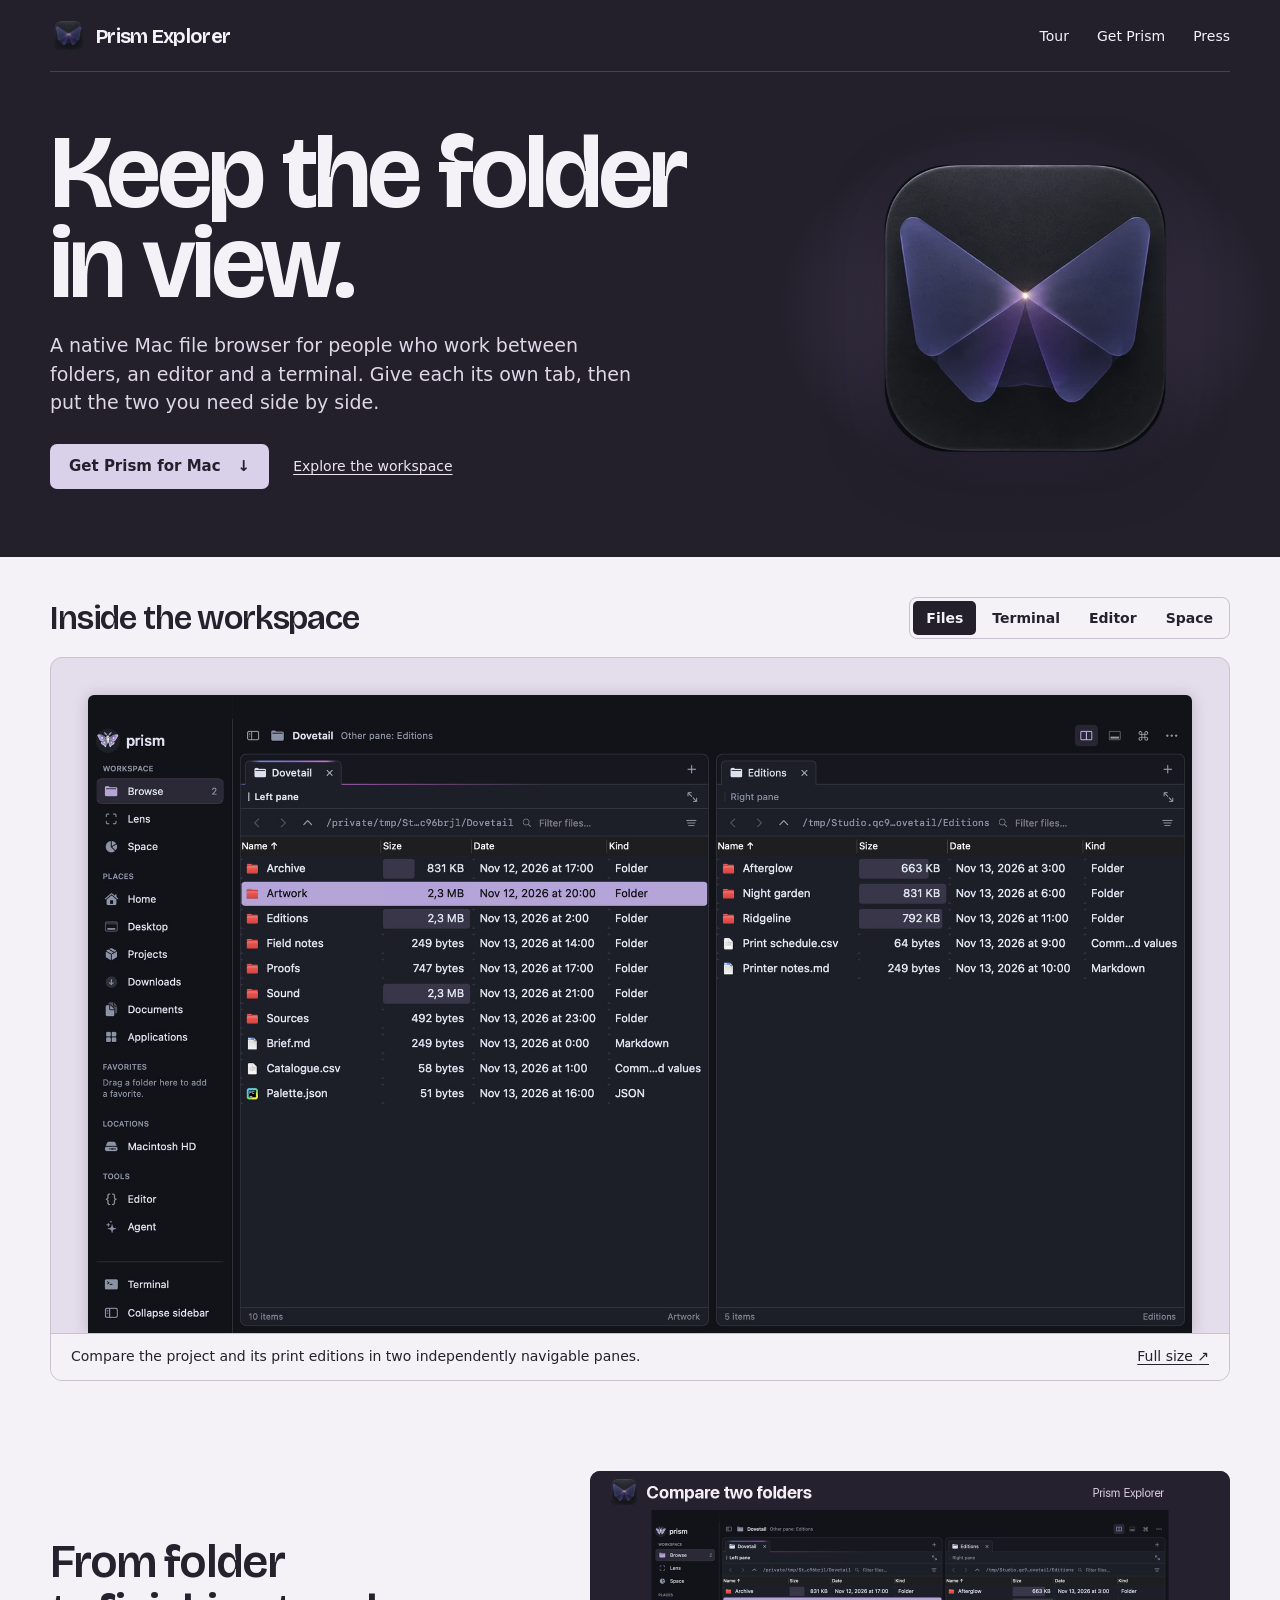
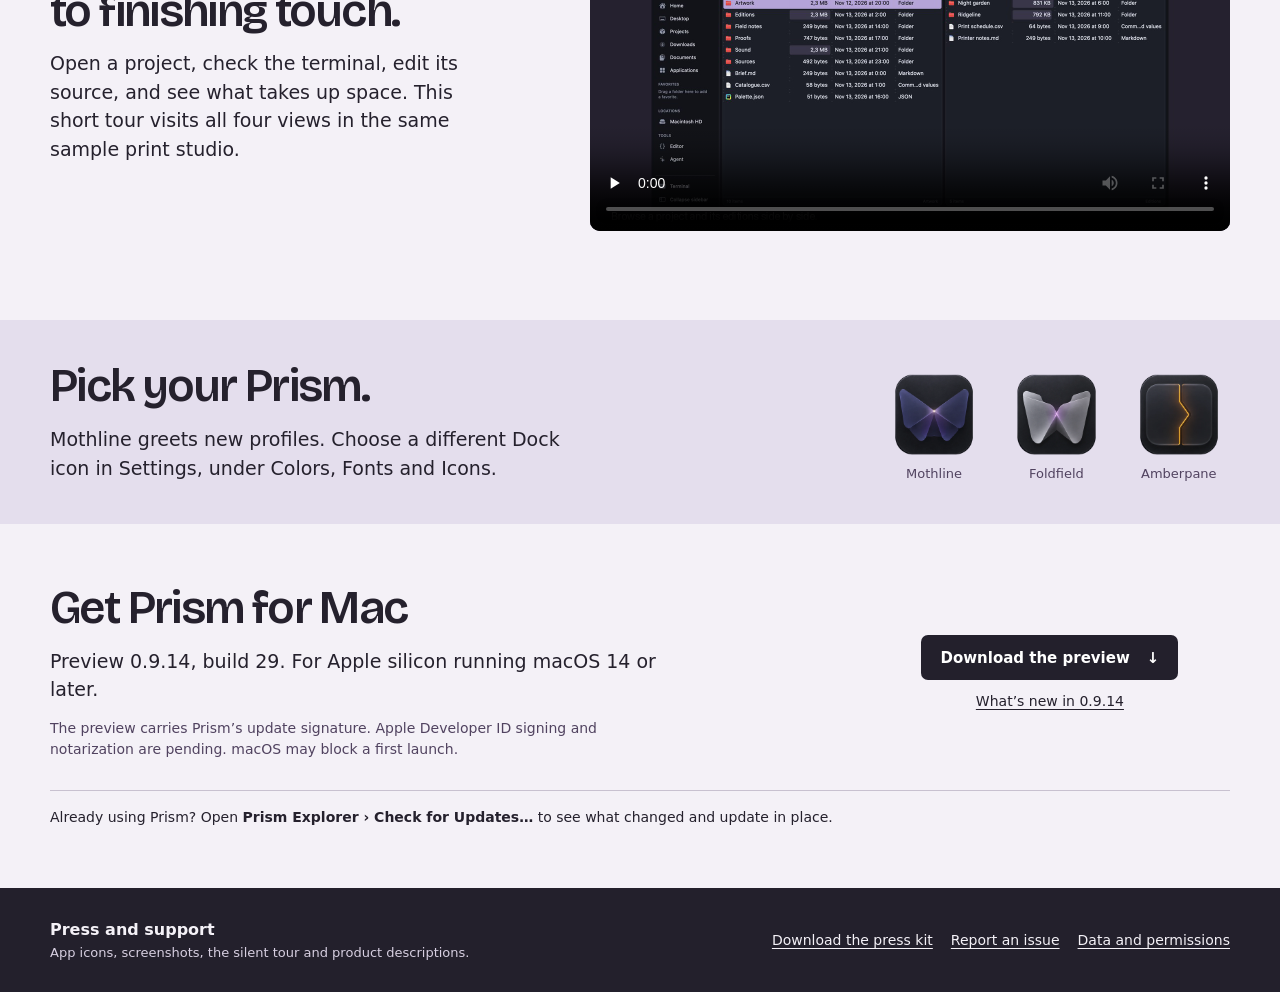
<file: index.html>
<!doctype html>
<html lang="en">
  <head>
    <meta charset="utf-8" />
    <meta name="viewport" content="width=device-width, initial-scale=1" />
    <title>Prism Explorer for Mac</title>
    <meta
      name="description"
      content="Compare folders, edit a file and open a terminal in the same native Mac workspace."
    />
    <meta property="og:title" content="Prism Explorer for Mac" />
    <meta property="og:description" content="Files, terminal and editor share a workspace." />
    <meta property="og:image" content="https://prism.rxdn.dev/media/prism-card.jpg" />
    <meta property="og:type" content="website" />
    <meta name="twitter:card" content="summary_large_image" />
    <meta name="theme-color" content="#23202c" />
    <link rel="canonical" href="https://prism.rxdn.dev/" />
    <link rel="icon" href="media/mothline.webp" />
    <link rel="stylesheet" href="site.css" />
    <link rel="preload" href="fonts/bricolage-latin.woff2" as="font" type="font/woff2" crossorigin />
    <script src="tour.js" defer></script>
  </head>
  <body>
    <a class="skip" href="#main">Skip to content</a>
    <header class="mast">
      <div class="shell">
        <a class="brand" href="./"
          ><img src="media/mothline.webp" width="40" height="40" alt="" />Prism Explorer</a
        >
        <nav aria-label="Main">
          <a href="#tour">Tour</a><a href="#download">Get Prism</a><a href="#press">Press</a>
        </nav>
      </div>
    </header>
    <main id="main">
      <section class="hero">
        <div class="shell hero-grid">
          <div class="hero-copy">
            <h1>Keep the folder<br />in view.</h1>
            <p>
              A native Mac file browser for people who work between folders, an editor and a terminal. Give each
              its own tab, then put the two you need side by side.
            </p>
            <div class="actions">
              <a class="primary" href="#download">Get Prism for Mac <span aria-hidden="true">↓</span></a
              ><a class="quiet" href="#tour">Explore the workspace</a>
            </div>
          </div>
          <figure class="hero-art">
            <img
              src="media/mothline.webp"
              width="416"
              height="416"
              alt="Mothline, a folded violet moth with a point of light at its center"
            />
          </figure>
        </div>
      </section>
      <section class="workspace shell" id="tour" aria-labelledby="tour-title">
        <div class="tour-head">
          <h2 id="tour-title">Inside the workspace</h2>
          <div class="tabs" aria-label="Choose a workspace view">
            <a href="media/browse.jpg" data-scene="browse" aria-current="true">Files</a
            ><a href="media/terminal.jpg" data-scene="terminal">Terminal</a>
            <a href="media/editor.jpg" data-scene="editor">Editor</a
            ><a href="media/space.jpg" data-scene="space">Space</a>
          </div>
        </div>
        <figure class="workspace-shot">
          <div class="detail-note"><span id="detail-title">Files, closer</span><span>Native Mac detail · tap for full view</span></div>
          <a id="shot-link" href="media/browse.jpg" aria-label="Open full-size Files screenshot"
            ><picture>
              <source id="shot-detail" media="(max-width: 600px)" srcset="media/browse-detail.jpg" width="542" height="816" />
              <img
              id="shot"
              src="media/browse.jpg"
              width="1600"
              height="925"
              alt="Two native Prism panes show the Dovetail project and its Editions folder."
          /></picture></a>
          <figcaption aria-live="polite">
            <span id="caption"
              >Compare the project and its print editions in two independently navigable panes.</span
            ><a id="full" href="media/browse.jpg">Full size <span aria-hidden="true">↗</span></a>
          </figcaption>
        </figure>
      </section>
      <section class="story shell" aria-labelledby="film-title">
        <div>
          <h2 id="film-title">From folder<br />to finishing touch.</h2>
          <p>
            Open a project, check the terminal, edit its source, and see what takes up space. This short tour
            visits all four views in the same sample print studio.
          </p>
        </div>
        <video
          controls
          playsinline
          preload="none"
          aria-label="Prism Explorer workspace tour"
          poster="media/film-poster.jpg"
          width="1280"
          height="720"
        >
          <source src="media/prism-tour.mp4" type="video/mp4" />
          <track kind="captions" src="media/tour.vtt" srclang="en" label="English" default />
        </video>
      </section>
      <section class="identity">
        <div class="shell identity-row">
          <div>
            <h2>Pick your Prism.</h2>
            <p>
              Mothline greets new profiles. Choose a different Dock icon in Settings, under Colors, Fonts and
              Icons.
            </p>
          </div>
          <div class="marks">
            <figure>
              <img src="media/mothline.webp" alt="" width="96" height="96" loading="lazy" />
              <figcaption>Mothline</figcaption>
            </figure>
            <figure>
              <img src="media/foldfield.webp" alt="" width="96" height="96" loading="lazy" />
              <figcaption>Foldfield</figcaption>
            </figure>
            <figure>
              <img src="media/amberpane.webp" alt="" width="96" height="96" loading="lazy" />
              <figcaption>Amberpane</figcaption>
            </figure>
          </div>
        </div>
      </section>
      <section class="download shell" id="download">
        <div>
          <h2>Get Prism for Mac</h2>
          <p>Preview 0.9.14, build 29. For Apple silicon running macOS 14 or later.</p>
          <p class="note">
            The preview carries Prism’s update signature. Apple Developer ID signing and notarization are pending.
            macOS may block a first launch.
          </p>
        </div>
        <div class="cta-stack">
          <a class="primary" href="updates/Prism-Explorer-0.9.14-29.zip" download
            >Download the preview <span aria-hidden="true">↓</span></a
          >
          <a href="updates/release-0.9.14.html">What’s new in 0.9.14</a>
        </div>
        <p class="already">
          Already using Prism? Open <strong>Prism Explorer › Check for Updates…</strong> to see what changed and
          update in place.
        </p>
      </section>
    </main>
    <footer id="press">
      <div class="shell">
        <div>
          <strong>Press and support</strong>
          <p>App icons, screenshots, the silent tour and product descriptions.</p>
        </div>
        <div class="footer-links">
          <a href="media/Prism-press-kit.zip" download>Download the press kit</a
          ><a href="https://github.com/rxdn-forge/prism-updates/issues">Report an issue</a
          ><a href="data.html">Data and permissions</a>
        </div>
      </div>
    </footer>
  </body>
</html>
</file>
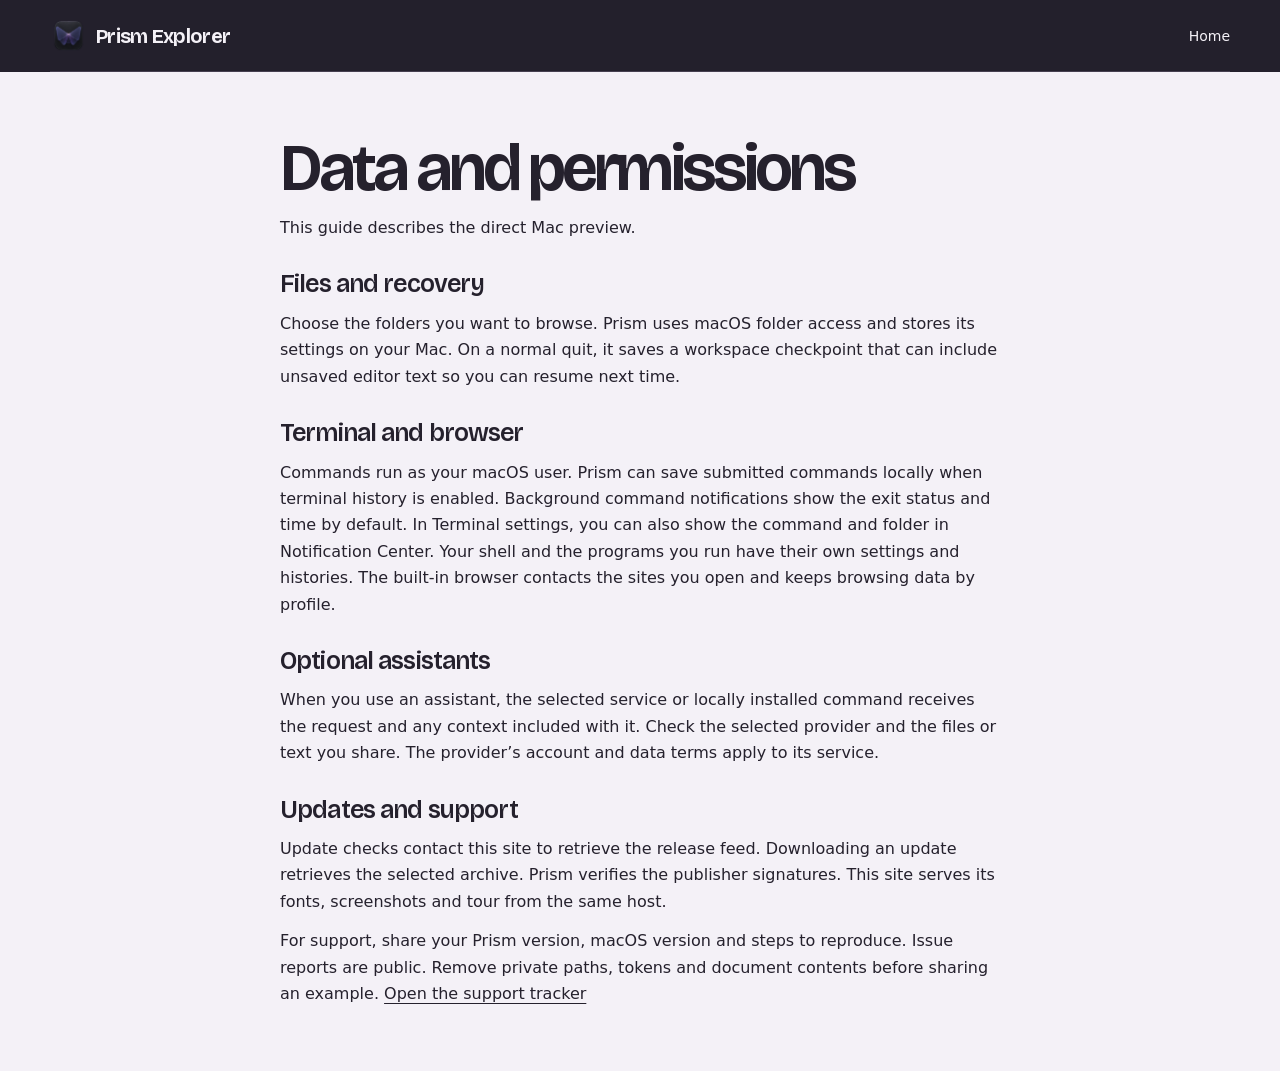
<file: data.html>
<!doctype html>
<html lang="en">
  <head>
    <meta charset="utf-8" />
    <meta name="viewport" content="width=device-width, initial-scale=1" />
    <title>Data and permissions · Prism Explorer</title>
    <link rel="stylesheet" href="site.css" />
    <link rel="icon" href="media/mothline.webp" />
  </head>
  <body>
    <header class="mast">
      <div class="shell">
        <a class="brand" href="./"
          ><img src="media/mothline.webp" width="40" height="40" alt="" />Prism Explorer</a
        >
        <nav><a href="./">Home</a></nav>
      </div>
    </header>
    <main class="shell text-page">
      <h1>Data and permissions</h1>
      <p>This guide describes the direct Mac preview.</p>
      <h2>Files and recovery</h2>
      <p>
        Choose the folders you want to browse. Prism uses macOS folder access and stores its settings on your Mac.
        On a normal quit, it saves a workspace checkpoint that can include unsaved editor text so you can resume
        next time.
      </p>
      <h2>Terminal and browser</h2>
      <p>
        Commands run as your macOS user. Prism can save submitted commands locally when terminal history is
        enabled. Background command notifications show the exit status and time by default. In Terminal settings, you can also show the command and folder in Notification Center. Your shell and the programs you run have their own settings and histories. The built-in browser
        contacts the sites you open and keeps browsing data by profile.
      </p>
      <h2>Optional assistants</h2>
      <p>
        When you use an assistant, the selected service or locally installed command receives the request and any
        context included with it. Check the selected provider and the files or text you share. The provider’s
        account and data terms apply to its service.
      </p>
      <h2>Updates and support</h2>
      <p>
        Update checks contact this site to retrieve the release feed. Downloading an update retrieves the selected
        archive. Prism verifies the publisher signatures. This site serves its fonts, screenshots and tour from the
        same host.
      </p>
      <p>
        For support, share your Prism version, macOS version and steps to reproduce. Issue reports are public.
        Remove private paths, tokens and document contents before sharing an example.
        <a href="https://github.com/rxdn-forge/prism-updates/issues">Open the support tracker</a>
      </p>
    </main>
  </body>
</html>
</file>
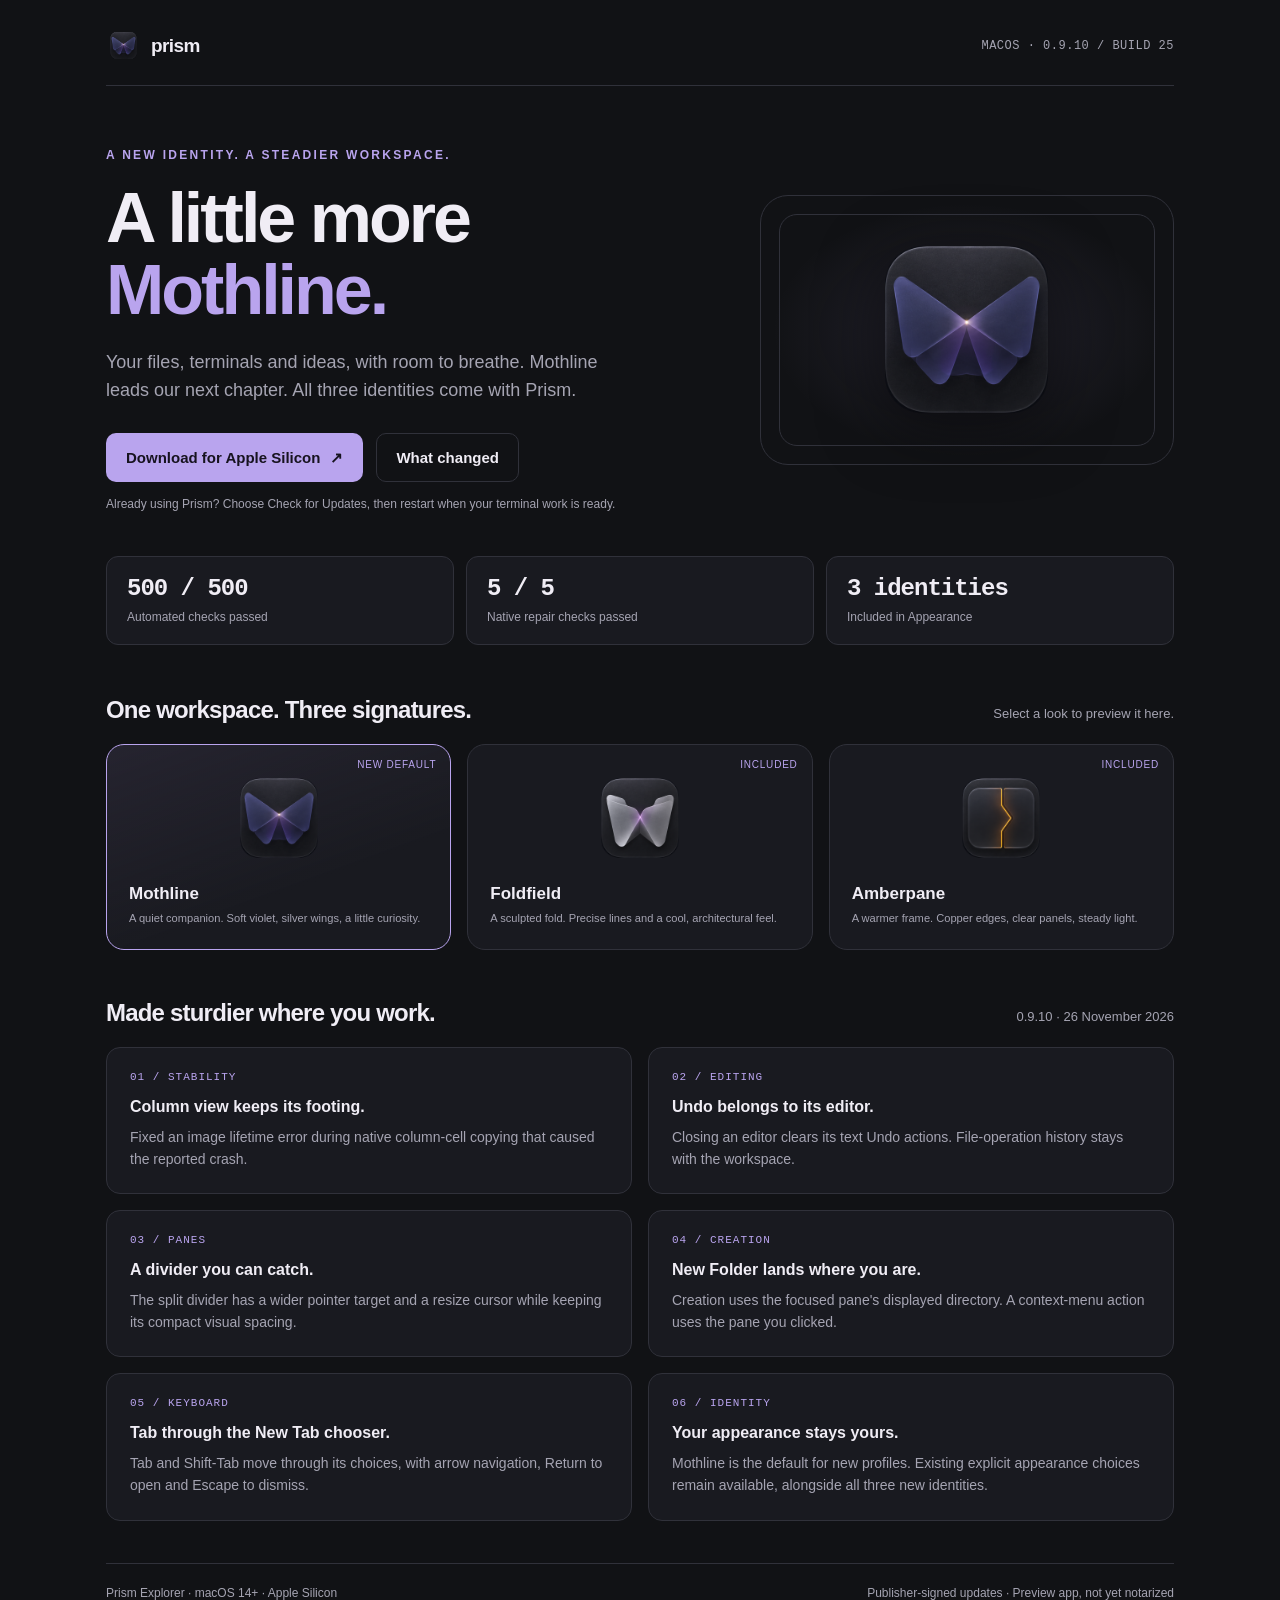
<file: prism-0.9.10.html>
<!doctype html>
<html lang="en">
<head>
<meta charset="utf-8"><meta name="viewport" content="width=device-width,initial-scale=1">
<title>Prism · Mothline arrives</title>
<style>
:root{color-scheme:dark;--bg:#111215;--panel:#191a20;--edge:#30313a;--ink:#f0edf5;--muted:#a5a4b2;--accent:#b9a4ee;--glow:rgba(185,164,238,.12)}
*{box-sizing:border-box}body{margin:0;background:var(--bg);color:var(--ink);font:15px/1.55 -apple-system,BlinkMacSystemFont,"Segoe UI",sans-serif}button,a{-webkit-tap-highlight-color:transparent}a{color:inherit}a:focus-visible,button:focus-visible{outline:2px solid var(--accent);outline-offset:5px}main{max-width:1140px;margin:auto;padding:28px 36px 60px}nav{display:flex;justify-content:space-between;align-items:center;border-bottom:1px solid var(--edge);padding-bottom:22px}.wordmark{display:flex;gap:10px;align-items:center;font-size:19px;font-weight:650;letter-spacing:-.6px}.wordmark img{width:35px;height:35px;object-fit:contain}.version{font:12px ui-monospace,SFMono-Regular,monospace;color:var(--muted);letter-spacing:.5px}.hero{display:grid;grid-template-columns:1.5fr 1fr;align-items:center;gap:32px;padding:60px 0 42px}.eyebrow{font-size:12px;letter-spacing:2.3px;text-transform:uppercase;color:var(--accent);font-weight:650}h1{font-size:clamp(40px,6vw,70px);line-height:1.04;letter-spacing:-3px;font-weight:620;margin:17px 0 22px}h1 em{font-style:normal;color:var(--accent)}.intro{font-size:18px;max-width:530px;color:var(--muted)}.hero-icon{position:relative;min-height:270px;display:grid;place-items:center;background:radial-gradient(ellipse,var(--glow),transparent 67%);border:1px solid var(--edge);border-radius:28px}.hero-icon:after{content:"";position:absolute;inset:18px;border:1px solid var(--edge);border-radius:18px;pointer-events:none}.hero-icon img{width:215px;height:215px;object-fit:contain;filter:drop-shadow(0 14px 32px #0008);transition:opacity .18s,transform .24s}.hero-icon img.changing{opacity:.3;transform:scale(.96)}.actions{display:flex;gap:13px;align-items:center;flex-wrap:wrap;margin-top:28px}.button{display:inline-flex;align-items:center;gap:10px;padding:12px 19px;background:var(--accent);color:#17131f;border:1px solid transparent;border-radius:10px;font-weight:650;text-decoration:none}.secondary{background:transparent;color:var(--ink);border-color:var(--edge)}.note{color:var(--muted);font-size:12px;margin-top:13px}.status{display:grid;grid-template-columns:repeat(3,1fr);gap:12px;margin:0 0 46px}.status div{padding:17px 20px;border:1px solid var(--edge);border-radius:12px;background:var(--panel)}.status strong{display:block;font:600 24px/1.25 ui-monospace,SFMono-Regular,monospace;letter-spacing:-1px}.status span{font-size:12px;color:var(--muted)}.section-label{display:flex;justify-content:space-between;gap:20px;align-items:baseline;margin:0 0 16px}.section-label h2{font-size:24px;letter-spacing:-.8px;font-weight:600;margin:0}.section-label span{color:var(--muted);font-size:13px}.identities{display:grid;grid-template-columns:repeat(3,1fr);gap:16px;margin-bottom:44px}.identity{position:relative;border:1px solid var(--edge);border-radius:18px;background:var(--panel);color:inherit;text-align:left;padding:22px;cursor:pointer;transition:border-color .18s,background .18s,transform .18s}.identity:hover{transform:translateY(-3px);border-color:#767180}.identity[aria-pressed=true]{border-color:var(--accent);background:linear-gradient(160deg,var(--glow),var(--panel) 65%)}.identity img{display:block;width:102px;height:102px;object-fit:contain;margin:0 auto 15px}.identity strong{display:block;font-size:17px}.identity small{display:block;color:var(--muted);margin:6px 0 0;line-height:1.5}.badge{position:absolute;top:14px;right:14px;font-size:10px;text-transform:uppercase;letter-spacing:.8px;color:var(--accent)}.changes{display:grid;grid-template-columns:repeat(2,1fr);gap:16px}.change{padding:23px;border:1px solid var(--edge);border-radius:14px;background:var(--panel)}.change b{display:block;margin:0 0 7px;font-size:16px}.change p{color:var(--muted);margin:0;font-size:14px}.change .number{font:11px ui-monospace,SFMono-Regular,monospace;letter-spacing:1px;color:var(--accent);margin-bottom:12px}.local-only{margin-top:36px;padding:25px;border:1px solid var(--edge);border-radius:15px;background:#15161b}.local-only h2{margin:0 0 12px;font-size:20px}.local-only p{color:var(--muted);font-size:14px;margin:8px 0}.local-only strong{color:var(--ink)}footer{border-top:1px solid var(--edge);margin-top:42px;padding-top:20px;color:var(--muted);display:flex;justify-content:space-between;gap:20px;font-size:12px}.pill{padding:4px 8px;border:1px solid var(--edge);border-radius:6px;font:11px ui-monospace,SFMono-Regular,monospace;color:var(--muted)}
@media(max-width:740px){main{padding:22px 20px 40px}.hero{grid-template-columns:1fr;padding:35px 0 28px;gap:22px}.hero-icon{min-height:210px;grid-row:1}.hero-icon img{height:165px;width:165px}h1{letter-spacing:-2px}.identities{gap:9px}.identity{padding:15px 11px}.identity img{width:75px;height:75px}.identity small{font-size:11px}.badge{position:static;font-size:9px;display:block;height:14px;margin-bottom:6px}.status{gap:8px;margin-bottom:30px}.status div{padding:14px 11px}.status strong{font-size:21px}.changes{grid-template-columns:1fr}.section-label{display:block}.section-label span{display:block;margin-top:5px}footer{display:block}.version{font-size:10px}}@media(prefers-reduced-motion:reduce){*,*:before,*:after{transition:none!important;scroll-behavior:auto!important}}
</style>
</head>
<body><main>
<nav><a class="wordmark" href="/" style="text-decoration:none"><img src="mothline.png" alt="">prism</a><span class="version">MACOS · 0.9.10 / BUILD 25</span></nav>
<section class="hero"><div><div class="eyebrow">A new identity. A steadier workspace.</div><h1>A little more<br><em id="identity-word">Mothline.</em></h1><p class="intro">Your files, terminals and ideas, with room to breathe. Mothline leads our next chapter. All three identities come with Prism.</p><div class="actions"><a class="button" href="https://prism.rxdn.dev/updates/Prism-Explorer-0.9.10-25.zip">Download for Apple Silicon <span aria-hidden="true">↗</span></a><a class="button secondary" href="#changes">What changed</a></div><div class="note">Already using Prism? Choose Check for Updates, then restart when your terminal work is ready.</div></div><div class="hero-icon"><img id="hero-image" src="mothline.png" alt="Mothline identity: a silver violet moth"></div></section>
<div class="status" aria-label="Release checks"><div><strong>500 / 500</strong><span>Automated checks passed</span></div><div><strong>5 / 5</strong><span>Native repair checks passed</span></div><div><strong>3 identities</strong><span>Included in Appearance</span></div></div>
<div class="section-label"><h2>One workspace. Three signatures.</h2><span>Select a look to preview it here.</span></div>
<section class="identities" aria-label="Identity previews">
<button class="identity" data-id="mothline" data-color="#b9a4ee" aria-pressed="true"><span class="badge">New default</span><img src="mothline.png" alt="Violet moth icon"><strong>Mothline</strong><small>A quiet companion. Soft violet, silver wings, a little curiosity.</small></button>
<button class="identity" data-id="foldfield" data-color="#bdd0d7" aria-pressed="false"><span class="badge">Included</span><img src="foldfield.png" alt="Folded silver geometric icon"><strong>Foldfield</strong><small>A sculpted fold. Precise lines and a cool, architectural feel.</small></button>
<button class="identity" data-id="amberpane" data-color="#e2ae72" aria-pressed="false"><span class="badge">Included</span><img src="amberpane.png" alt="Amber split-panel icon"><strong>Amberpane</strong><small>A warmer frame. Copper edges, clear panels, steady light.</small></button>
</section>
<div class="section-label" id="changes"><h2>Made sturdier where you work.</h2><span>0.9.10 · 26 November 2026</span></div>
<section class="changes">
<article class="change"><div class="number">01 / STABILITY</div><b>Column view keeps its footing.</b><p>Fixed an image lifetime error during native column-cell copying that caused the reported crash.</p></article>
<article class="change"><div class="number">02 / EDITING</div><b>Undo belongs to its editor.</b><p>Closing an editor clears its text Undo actions. File-operation history stays with the workspace.</p></article>
<article class="change"><div class="number">03 / PANES</div><b>A divider you can catch.</b><p>The split divider has a wider pointer target and a resize cursor while keeping its compact visual spacing.</p></article>
<article class="change"><div class="number">04 / CREATION</div><b>New Folder lands where you are.</b><p>Creation uses the focused pane's displayed directory. A context-menu action uses the pane you clicked.</p></article>
<article class="change"><div class="number">05 / KEYBOARD</div><b>Tab through the New Tab chooser.</b><p>Tab and Shift-Tab move through its choices, with arrow navigation, Return to open and Escape to dismiss.</p></article>
<article class="change"><div class="number">06 / IDENTITY</div><b>Your appearance stays yours.</b><p>Mothline is the default for new profiles. Existing explicit appearance choices remain available, alongside all three new identities.</p></article>
</section>

<footer><span>Prism Explorer · macOS 14+ · Apple Silicon</span><span>Publisher-signed updates · Preview app, not yet notarized</span></footer>
</main><script>
const root=document.documentElement, hero=document.getElementById('hero-image'),word=document.getElementById('identity-word');
document.querySelectorAll('.identity').forEach(button=>button.addEventListener('click',()=>{document.querySelectorAll('.identity').forEach(other=>other.setAttribute('aria-pressed',String(other===button)));root.style.setProperty('--accent',button.dataset.color);root.style.setProperty('--glow',button.dataset.color+'1f');hero.src=button.dataset.id+'.png';hero.alt=button.querySelector('img').alt;word.textContent=button.querySelector('strong').textContent+'.';}));
</script></body></html>
</file>
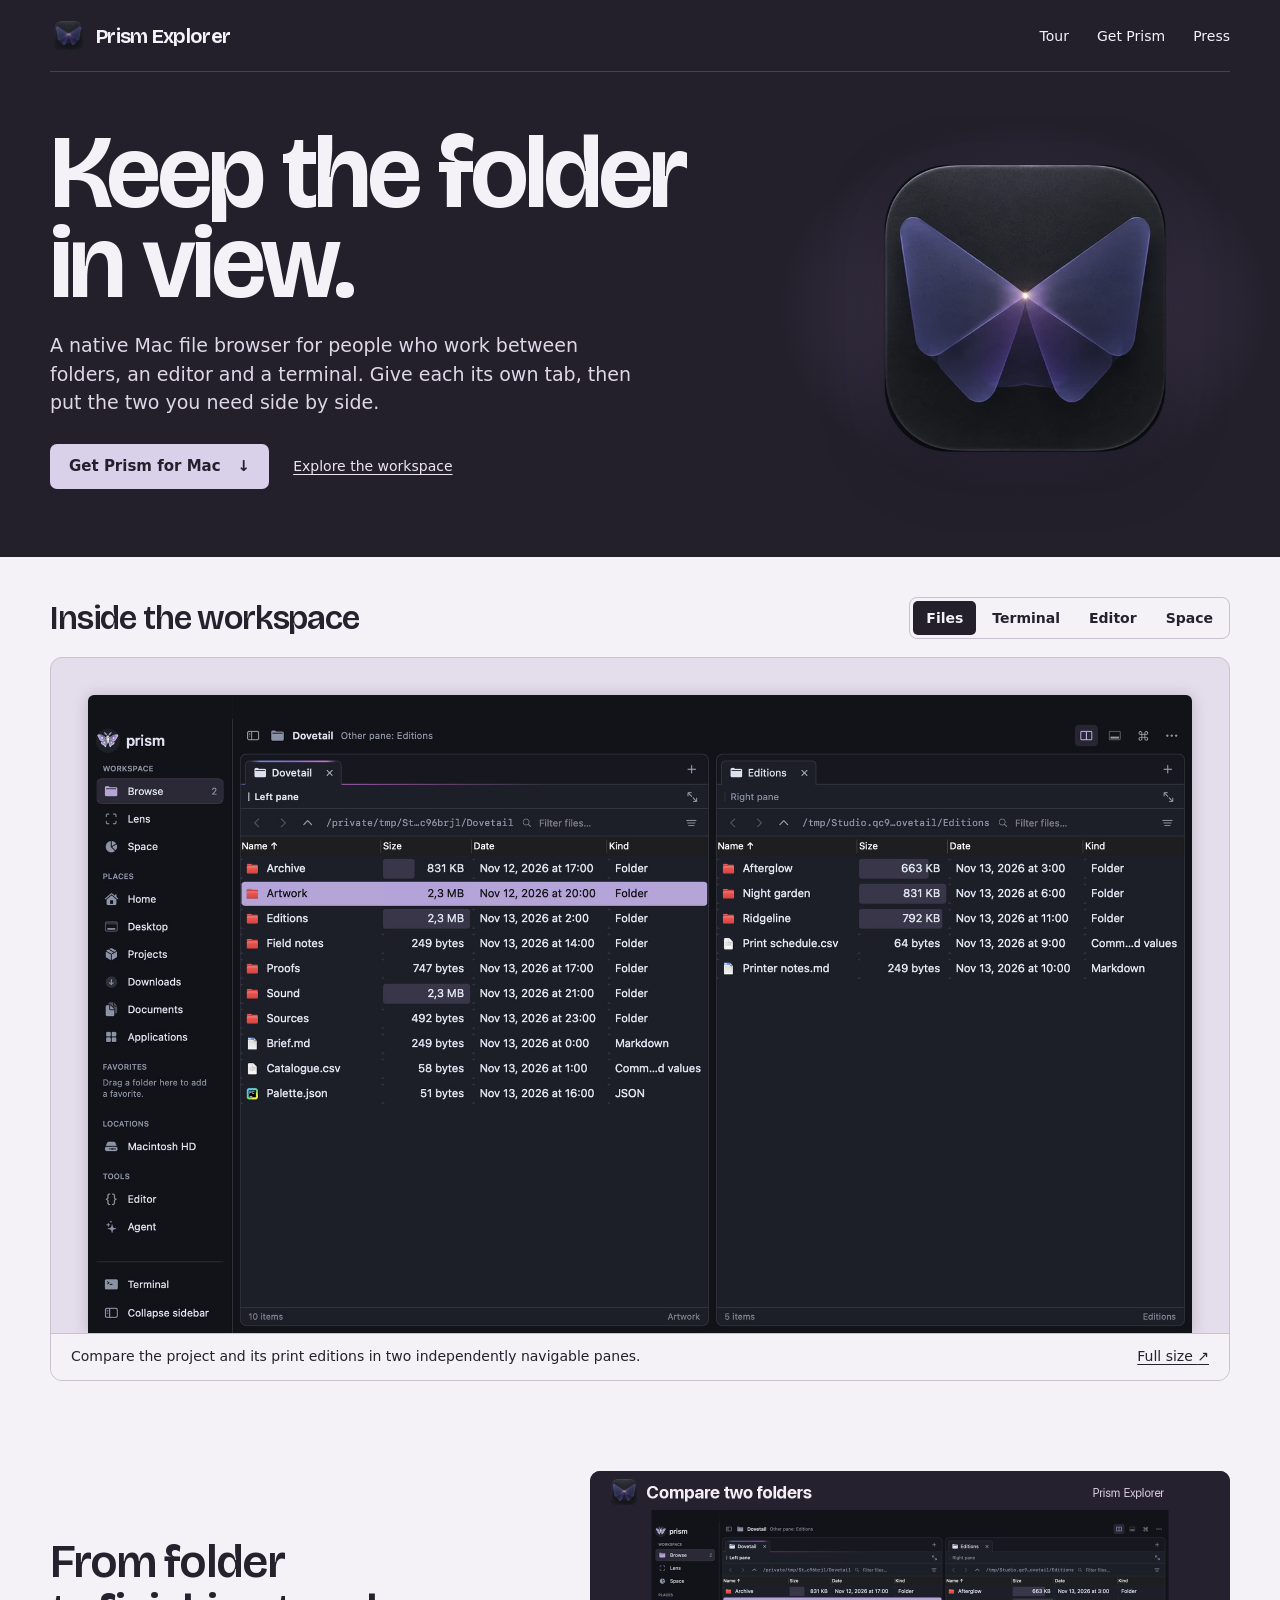
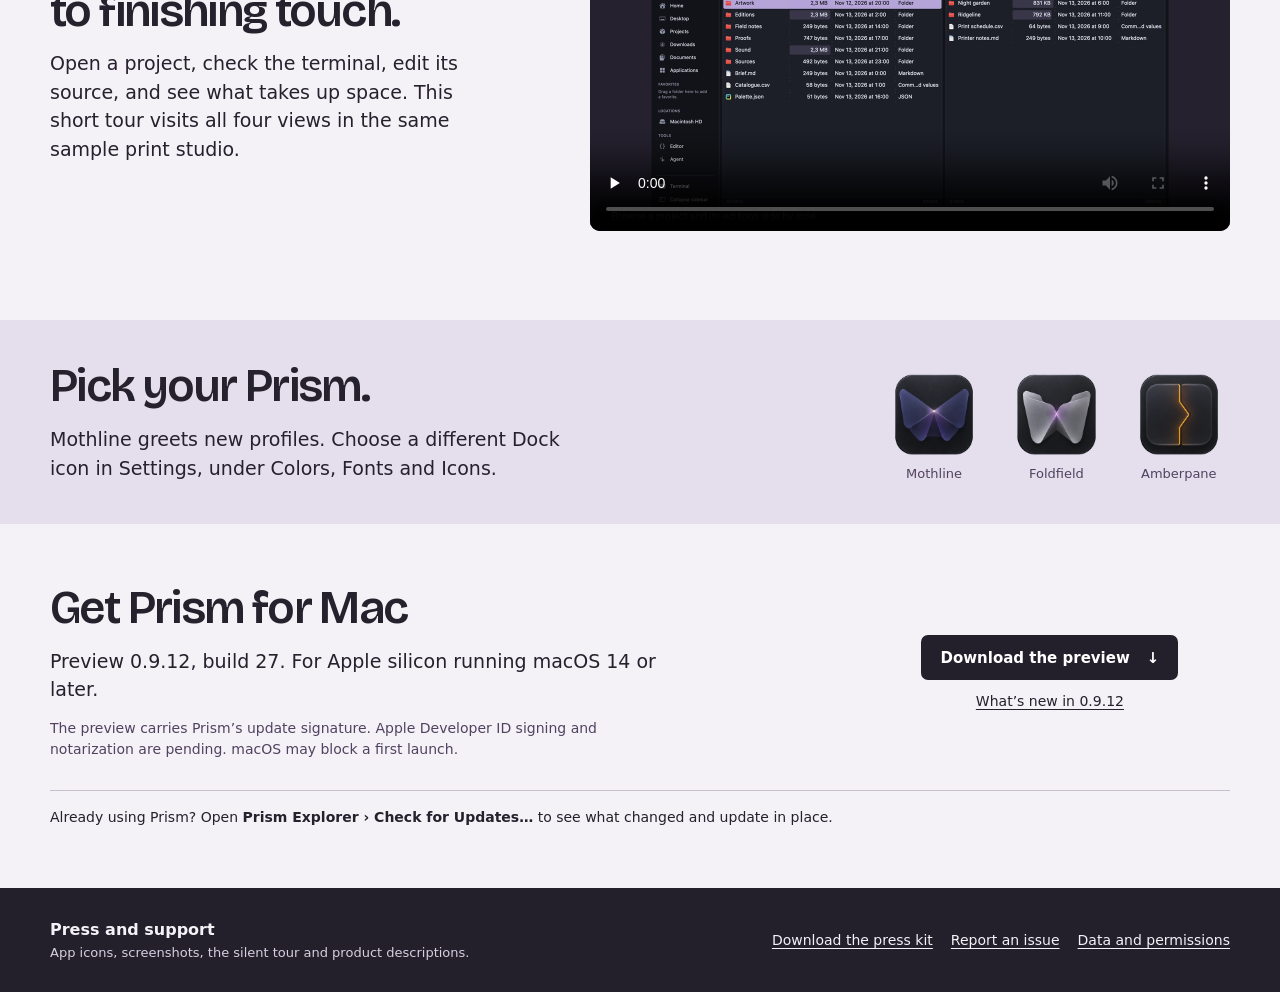
<file: prism-0.9.12.html>
<!doctype html>
<html lang="en">
  <head>
    <meta charset="utf-8" />
    <meta name="viewport" content="width=device-width, initial-scale=1" />
    <title>Prism Explorer for Mac</title>
    <meta
      name="description"
      content="Compare folders, edit a file and open a terminal in the same native Mac workspace."
    />
    <meta property="og:title" content="Prism Explorer for Mac" />
    <meta property="og:description" content="Files, terminal and editor share a workspace." />
    <meta property="og:image" content="https://prism.rxdn.dev/media/prism-card.jpg" />
    <meta property="og:type" content="website" />
    <meta name="twitter:card" content="summary_large_image" />
    <meta name="theme-color" content="#23202c" />
    <link rel="canonical" href="https://prism.rxdn.dev/" />
    <link rel="icon" href="media/mothline.webp" />
    <link rel="stylesheet" href="site.css" />
    <link rel="preload" href="fonts/bricolage-latin.woff2" as="font" type="font/woff2" crossorigin />
    <script src="tour.js" defer></script>
  </head>
  <body>
    <a class="skip" href="#main">Skip to content</a>
    <header class="mast">
      <div class="shell">
        <a class="brand" href="./"
          ><img src="media/mothline.webp" width="40" height="40" alt="" />Prism Explorer</a
        >
        <nav aria-label="Main">
          <a href="#tour">Tour</a><a href="#download">Get Prism</a><a href="#press">Press</a>
        </nav>
      </div>
    </header>
    <main id="main">
      <section class="hero">
        <div class="shell hero-grid">
          <div class="hero-copy">
            <h1>Keep the folder<br />in view.</h1>
            <p>
              A native Mac file browser for people who work between folders, an editor and a terminal. Give each
              its own tab, then put the two you need side by side.
            </p>
            <div class="actions">
              <a class="primary" href="#download">Get Prism for Mac <span aria-hidden="true">↓</span></a
              ><a class="quiet" href="#tour">Explore the workspace</a>
            </div>
          </div>
          <figure class="hero-art">
            <img
              src="media/mothline.webp"
              width="416"
              height="416"
              alt="Mothline, a folded violet moth with a point of light at its center"
            />
          </figure>
        </div>
      </section>
      <section class="workspace shell" id="tour" aria-labelledby="tour-title">
        <div class="tour-head">
          <h2 id="tour-title">Inside the workspace</h2>
          <div class="tabs" aria-label="Choose a workspace view">
            <a href="media/browse.jpg" data-scene="browse" aria-current="true">Files</a
            ><a href="media/terminal.jpg" data-scene="terminal">Terminal</a>
            <a href="media/editor.jpg" data-scene="editor">Editor</a
            ><a href="media/space.jpg" data-scene="space">Space</a>
          </div>
        </div>
        <figure class="workspace-shot">
          <div class="detail-note"><span id="detail-title">Files, closer</span><span>Native Mac detail · tap for full view</span></div>
          <a id="shot-link" href="media/browse.jpg" aria-label="Open full-size Files screenshot"
            ><picture>
              <source id="shot-detail" media="(max-width: 600px)" srcset="media/browse-detail.jpg" width="542" height="816" />
              <img
              id="shot"
              src="media/browse.jpg"
              width="1600"
              height="925"
              alt="Two native Prism panes show the Dovetail project and its Editions folder."
          /></picture></a>
          <figcaption aria-live="polite">
            <span id="caption"
              >Compare the project and its print editions in two independently navigable panes.</span
            ><a id="full" href="media/browse.jpg">Full size <span aria-hidden="true">↗</span></a>
          </figcaption>
        </figure>
      </section>
      <section class="story shell" aria-labelledby="film-title">
        <div>
          <h2 id="film-title">From folder<br />to finishing touch.</h2>
          <p>
            Open a project, check the terminal, edit its source, and see what takes up space. This short tour
            visits all four views in the same sample print studio.
          </p>
        </div>
        <video
          controls
          playsinline
          preload="none"
          aria-label="Prism Explorer workspace tour"
          poster="media/film-poster.jpg"
          width="1280"
          height="720"
        >
          <source src="media/prism-tour.mp4" type="video/mp4" />
          <track kind="captions" src="media/tour.vtt" srclang="en" label="English" default />
        </video>
      </section>
      <section class="identity">
        <div class="shell identity-row">
          <div>
            <h2>Pick your Prism.</h2>
            <p>
              Mothline greets new profiles. Choose a different Dock icon in Settings, under Colors, Fonts and
              Icons.
            </p>
          </div>
          <div class="marks">
            <figure>
              <img src="media/mothline.webp" alt="" width="96" height="96" loading="lazy" />
              <figcaption>Mothline</figcaption>
            </figure>
            <figure>
              <img src="media/foldfield.webp" alt="" width="96" height="96" loading="lazy" />
              <figcaption>Foldfield</figcaption>
            </figure>
            <figure>
              <img src="media/amberpane.webp" alt="" width="96" height="96" loading="lazy" />
              <figcaption>Amberpane</figcaption>
            </figure>
          </div>
        </div>
      </section>
      <section class="download shell" id="download">
        <div>
          <h2>Get Prism for Mac</h2>
          <p>Preview 0.9.12, build 27. For Apple silicon running macOS 14 or later.</p>
          <p class="note">
            The preview carries Prism’s update signature. Apple Developer ID signing and notarization are pending.
            macOS may block a first launch.
          </p>
        </div>
        <div class="cta-stack">
          <a class="primary" href="updates/Prism-Explorer-0.9.12-27.zip" download
            >Download the preview <span aria-hidden="true">↓</span></a
          >
          <a href="updates/release-0.9.12.html">What’s new in 0.9.12</a>
        </div>
        <p class="already">
          Already using Prism? Open <strong>Prism Explorer › Check for Updates…</strong> to see what changed and
          update in place.
        </p>
      </section>
    </main>
    <footer id="press">
      <div class="shell">
        <div>
          <strong>Press and support</strong>
          <p>App icons, screenshots, the silent tour and product descriptions.</p>
        </div>
        <div class="footer-links">
          <a href="media/Prism-press-kit.zip" download>Download the press kit</a
          ><a href="https://github.com/rxdn-forge/prism-updates/issues">Report an issue</a
          ><a href="data.html">Data and permissions</a>
        </div>
      </div>
    </footer>
  </body>
</html>
</file>
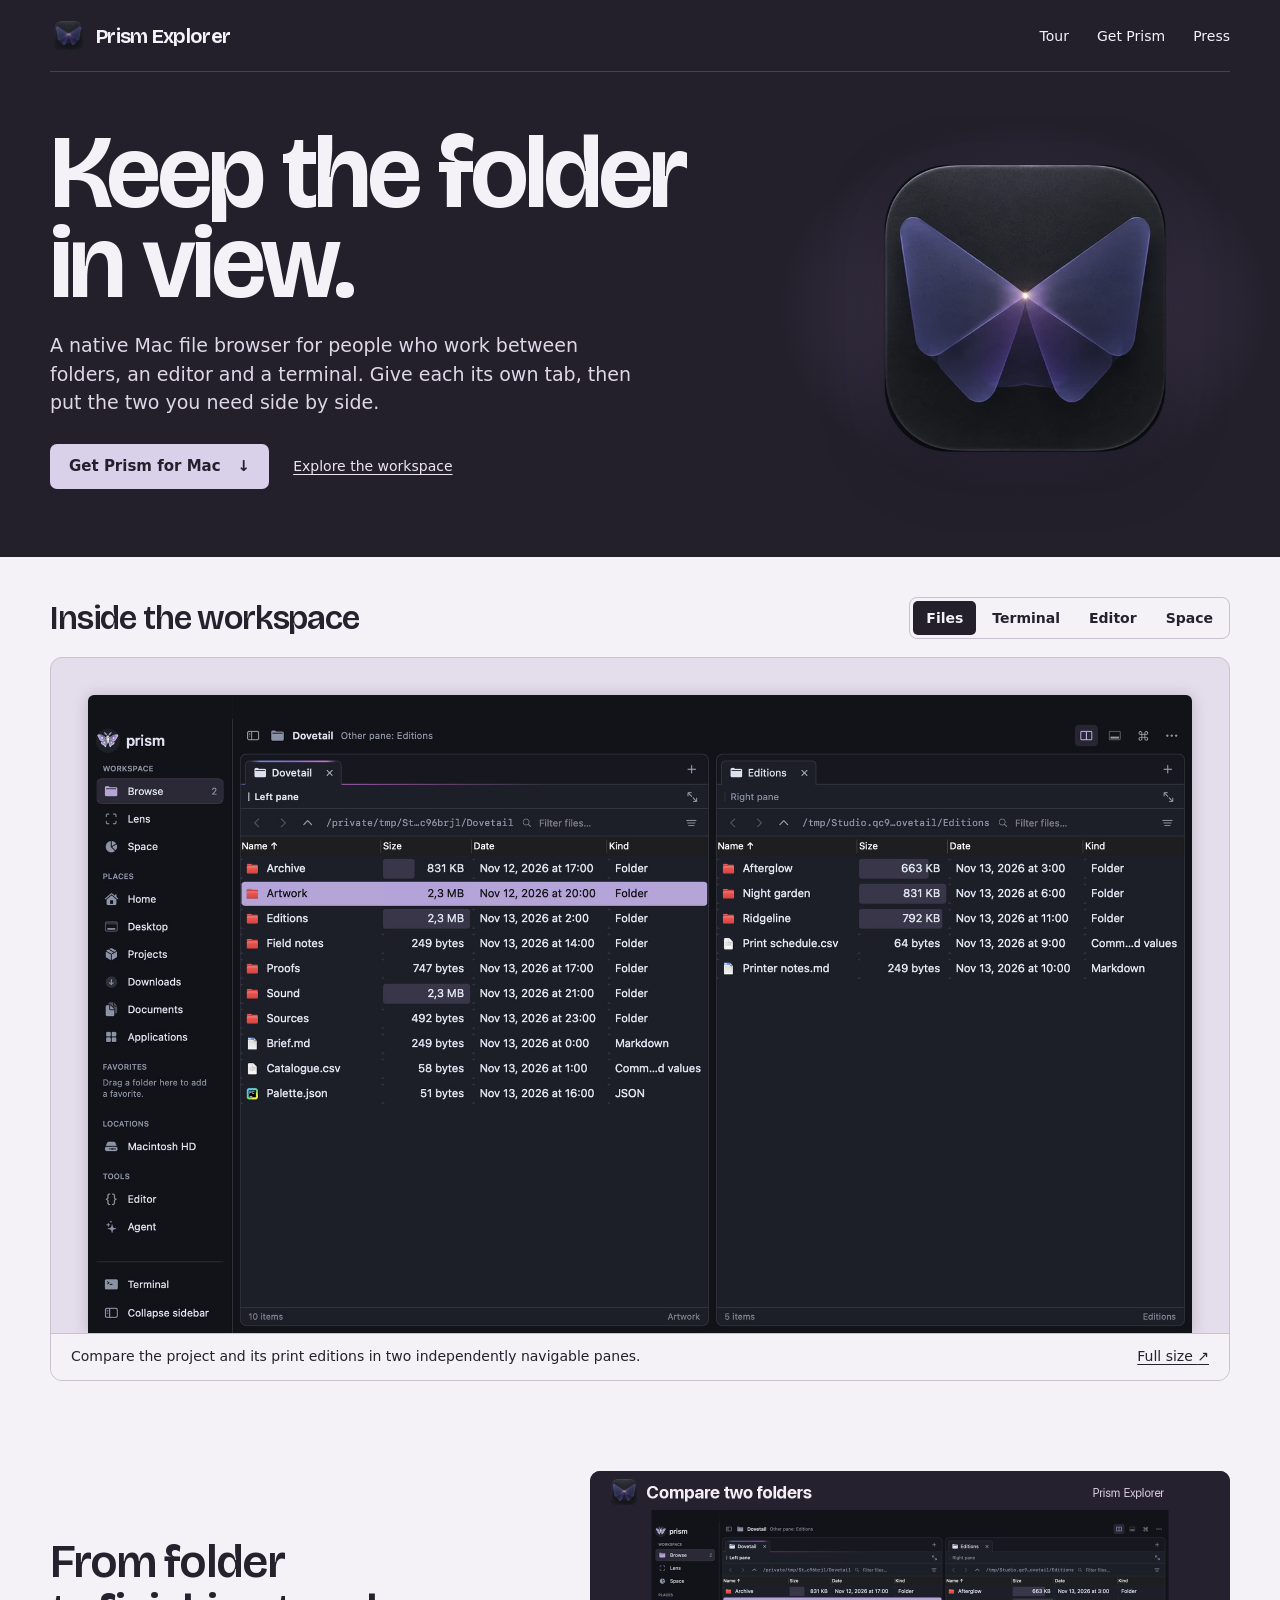
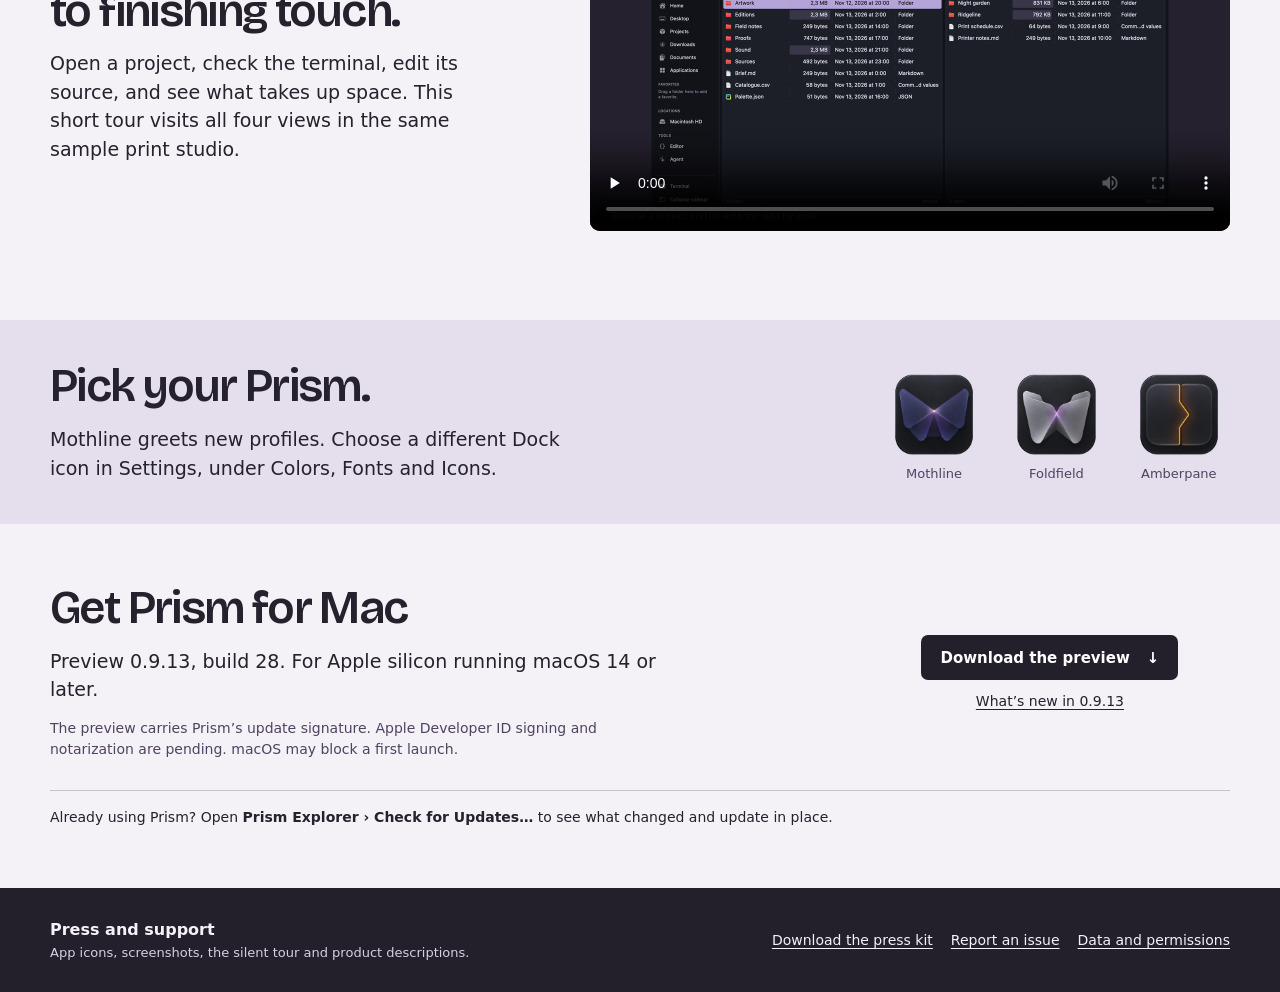
<file: prism-0.9.13.html>
<!doctype html>
<html lang="en">
  <head>
    <meta charset="utf-8" />
    <meta name="viewport" content="width=device-width, initial-scale=1" />
    <title>Prism Explorer for Mac</title>
    <meta
      name="description"
      content="Compare folders, edit a file and open a terminal in the same native Mac workspace."
    />
    <meta property="og:title" content="Prism Explorer for Mac" />
    <meta property="og:description" content="Files, terminal and editor share a workspace." />
    <meta property="og:image" content="https://prism.rxdn.dev/media/prism-card.jpg" />
    <meta property="og:type" content="website" />
    <meta name="twitter:card" content="summary_large_image" />
    <meta name="theme-color" content="#23202c" />
    <link rel="canonical" href="https://prism.rxdn.dev/" />
    <link rel="icon" href="media/mothline.webp" />
    <link rel="stylesheet" href="site.css" />
    <link rel="preload" href="fonts/bricolage-latin.woff2" as="font" type="font/woff2" crossorigin />
    <script src="tour.js" defer></script>
  </head>
  <body>
    <a class="skip" href="#main">Skip to content</a>
    <header class="mast">
      <div class="shell">
        <a class="brand" href="./"
          ><img src="media/mothline.webp" width="40" height="40" alt="" />Prism Explorer</a
        >
        <nav aria-label="Main">
          <a href="#tour">Tour</a><a href="#download">Get Prism</a><a href="#press">Press</a>
        </nav>
      </div>
    </header>
    <main id="main">
      <section class="hero">
        <div class="shell hero-grid">
          <div class="hero-copy">
            <h1>Keep the folder<br />in view.</h1>
            <p>
              A native Mac file browser for people who work between folders, an editor and a terminal. Give each
              its own tab, then put the two you need side by side.
            </p>
            <div class="actions">
              <a class="primary" href="#download">Get Prism for Mac <span aria-hidden="true">↓</span></a
              ><a class="quiet" href="#tour">Explore the workspace</a>
            </div>
          </div>
          <figure class="hero-art">
            <img
              src="media/mothline.webp"
              width="416"
              height="416"
              alt="Mothline, a folded violet moth with a point of light at its center"
            />
          </figure>
        </div>
      </section>
      <section class="workspace shell" id="tour" aria-labelledby="tour-title">
        <div class="tour-head">
          <h2 id="tour-title">Inside the workspace</h2>
          <div class="tabs" aria-label="Choose a workspace view">
            <a href="media/browse.jpg" data-scene="browse" aria-current="true">Files</a
            ><a href="media/terminal.jpg" data-scene="terminal">Terminal</a>
            <a href="media/editor.jpg" data-scene="editor">Editor</a
            ><a href="media/space.jpg" data-scene="space">Space</a>
          </div>
        </div>
        <figure class="workspace-shot">
          <div class="detail-note"><span id="detail-title">Files, closer</span><span>Native Mac detail · tap for full view</span></div>
          <a id="shot-link" href="media/browse.jpg" aria-label="Open full-size Files screenshot"
            ><picture>
              <source id="shot-detail" media="(max-width: 600px)" srcset="media/browse-detail.jpg" width="542" height="816" />
              <img
              id="shot"
              src="media/browse.jpg"
              width="1600"
              height="925"
              alt="Two native Prism panes show the Dovetail project and its Editions folder."
          /></picture></a>
          <figcaption aria-live="polite">
            <span id="caption"
              >Compare the project and its print editions in two independently navigable panes.</span
            ><a id="full" href="media/browse.jpg">Full size <span aria-hidden="true">↗</span></a>
          </figcaption>
        </figure>
      </section>
      <section class="story shell" aria-labelledby="film-title">
        <div>
          <h2 id="film-title">From folder<br />to finishing touch.</h2>
          <p>
            Open a project, check the terminal, edit its source, and see what takes up space. This short tour
            visits all four views in the same sample print studio.
          </p>
        </div>
        <video
          controls
          playsinline
          preload="none"
          aria-label="Prism Explorer workspace tour"
          poster="media/film-poster.jpg"
          width="1280"
          height="720"
        >
          <source src="media/prism-tour.mp4" type="video/mp4" />
          <track kind="captions" src="media/tour.vtt" srclang="en" label="English" default />
        </video>
      </section>
      <section class="identity">
        <div class="shell identity-row">
          <div>
            <h2>Pick your Prism.</h2>
            <p>
              Mothline greets new profiles. Choose a different Dock icon in Settings, under Colors, Fonts and
              Icons.
            </p>
          </div>
          <div class="marks">
            <figure>
              <img src="media/mothline.webp" alt="" width="96" height="96" loading="lazy" />
              <figcaption>Mothline</figcaption>
            </figure>
            <figure>
              <img src="media/foldfield.webp" alt="" width="96" height="96" loading="lazy" />
              <figcaption>Foldfield</figcaption>
            </figure>
            <figure>
              <img src="media/amberpane.webp" alt="" width="96" height="96" loading="lazy" />
              <figcaption>Amberpane</figcaption>
            </figure>
          </div>
        </div>
      </section>
      <section class="download shell" id="download">
        <div>
          <h2>Get Prism for Mac</h2>
          <p>Preview 0.9.13, build 28. For Apple silicon running macOS 14 or later.</p>
          <p class="note">
            The preview carries Prism’s update signature. Apple Developer ID signing and notarization are pending.
            macOS may block a first launch.
          </p>
        </div>
        <div class="cta-stack">
          <a class="primary" href="updates/Prism-Explorer-0.9.13-28.zip" download
            >Download the preview <span aria-hidden="true">↓</span></a
          >
          <a href="updates/release-0.9.13.html">What’s new in 0.9.13</a>
        </div>
        <p class="already">
          Already using Prism? Open <strong>Prism Explorer › Check for Updates…</strong> to see what changed and
          update in place.
        </p>
      </section>
    </main>
    <footer id="press">
      <div class="shell">
        <div>
          <strong>Press and support</strong>
          <p>App icons, screenshots, the silent tour and product descriptions.</p>
        </div>
        <div class="footer-links">
          <a href="media/Prism-press-kit.zip" download>Download the press kit</a
          ><a href="https://github.com/rxdn-forge/prism-updates/issues">Report an issue</a
          ><a href="data.html">Data and permissions</a>
        </div>
      </div>
    </footer>
  </body>
</html>
</file>
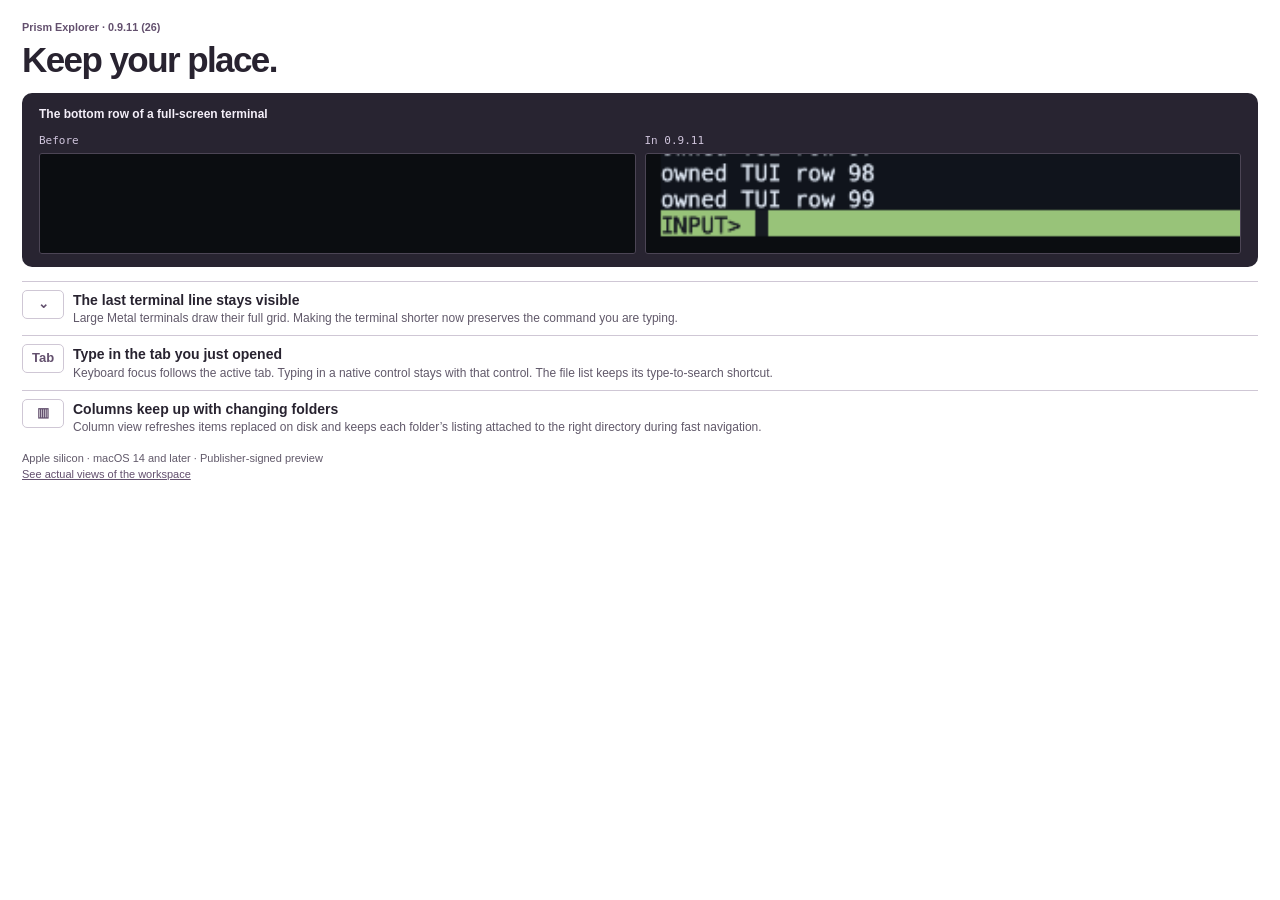
<file: updates/release-0.9.11.html>
<!doctype html>
<html lang="en"><head><meta charset="utf-8"><meta name="viewport" content="width=device-width,initial-scale=1">
<meta http-equiv="Content-Security-Policy" content="default-src 'none'; style-src 'unsafe-inline'; img-src data:">
<title>Prism Explorer 0.9.11 · Workspace repairs</title>
<style>
:root{color-scheme:light dark;--ink:#282330;--muted:#61596a;--line:#cfc7d5;--plum:#63506e}*{box-sizing:border-box}body{margin:0;padding:18px 22px 22px;color:var(--ink);font:13px/1.45 -apple-system,BlinkMacSystemFont,sans-serif}h1{font-size:clamp(22px,5.6vw,35px);line-height:1.04;letter-spacing:-.045em;margin:5px 0 15px}header small{font-weight:600;color:var(--plum)}figure{margin:0 0 14px;border-radius:10px;background:#282431;color:#f5effa;padding:13px 17px}figure span{font:11px ui-monospace,monospace;color:#cfc4dc}.compare figcaption{color:#f4eff9;font-weight:600;font-size:12px;margin-bottom:7px}.shots{display:grid;grid-template-columns:1fr 1fr;gap:9px}.shots img{width:100%;height:auto;display:block;margin-top:4px;border:1px solid #4c4555;border-radius:3px}.items{display:grid;gap:8px}article{border-top:1px solid var(--line);padding-top:8px;display:grid;grid-template-columns:42px 1fr;gap:9px}h2,p{margin:0}h2{font-size:14px}p{font-size:12px;color:var(--muted)}.key{align-self:start;display:grid;place-items:center;height:29px;border-radius:5px;border:1px solid var(--line);color:var(--plum);font-weight:650}.foot{font-size:11px;margin-top:14px}a{color:var(--plum)}@media(max-width:345px){body{padding:12px}.key{width:32px}article{grid-template-columns:32px 1fr}}@media(prefers-color-scheme:dark){:root{--ink:#f3edf7;--muted:#c4bbc9;--line:#544a5e;--plum:#decbf5}}
</style></head><body><header><small>Prism Explorer · 0.9.11 (26)</small><h1>Keep your place.</h1></header>
<figure class="compare" aria-label="Terminal bottom row, cropped from the same 240 by 100 cell test"><figcaption>The bottom row of a full-screen terminal</figcaption><div class="shots"><div><span>Before</span><img width="321" height="53" src="[data-uri]" alt="The bottom three terminal rows are blank."></div><div><span>In 0.9.11</span><img width="321" height="53" src="[data-uri]" alt="The final rows and the input cursor are visible."></div></div></figure>
<div class="items"><article><span class="key" aria-hidden="true">⌄</span><div><h2>The last terminal line stays visible</h2><p>Large Metal terminals draw their full grid. Making the terminal shorter now preserves the command you are typing.</p></div></article>
<article><span class="key" aria-hidden="true">Tab</span><div><h2>Type in the tab you just opened</h2><p>Keyboard focus follows the active tab. Typing in a native control stays with that control. The file list keeps its type-to-search shortcut.</p></div></article>
<article><span class="key" aria-hidden="true">▥</span><div><h2>Columns keep up with changing folders</h2><p>Column view refreshes items replaced on disk and keeps each folder’s listing attached to the right directory during fast navigation.</p></div></article></div>
<p class="foot">Apple silicon · macOS 14 and later · Publisher-signed preview<br><a href="https://prism.rxdn.dev/#tour">See actual views of the workspace</a></p></body></html>
</file>
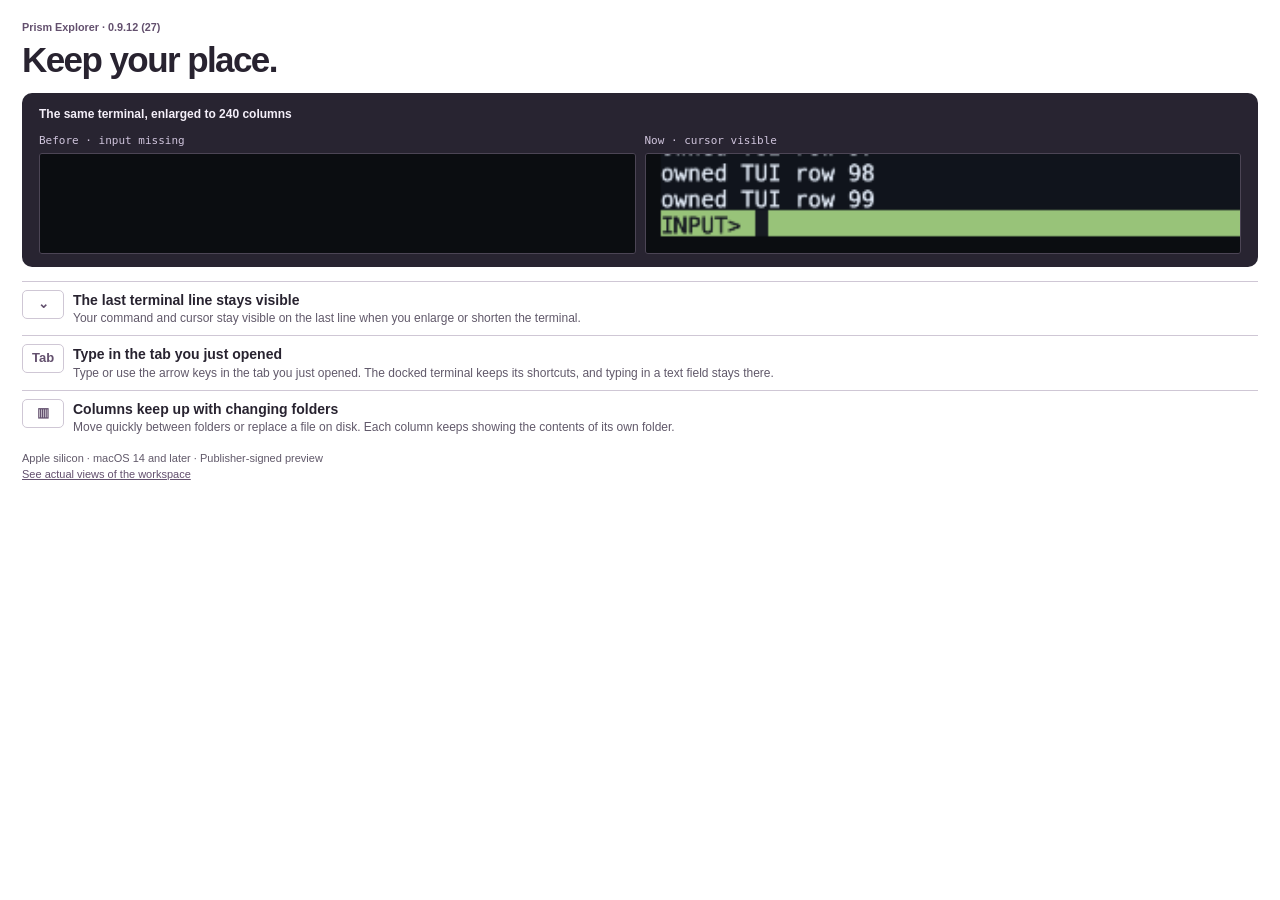
<file: updates/release-0.9.12.html>
<!doctype html>
<html lang="en"><head><meta charset="utf-8"><meta name="viewport" content="width=device-width,initial-scale=1">
<meta http-equiv="Content-Security-Policy" content="default-src 'none'; style-src 'unsafe-inline'; img-src data:">
<title>Prism Explorer 0.9.12 · Workspace repairs</title>
<style>
:root{color-scheme:light dark;--ink:#282330;--muted:#61596a;--line:#cfc7d5;--plum:#63506e}*{box-sizing:border-box}body{margin:0;padding:18px 22px 22px;color:var(--ink);font:13px/1.45 -apple-system,BlinkMacSystemFont,sans-serif}h1{font-size:clamp(22px,5.6vw,35px);line-height:1.04;letter-spacing:-.045em;margin:5px 0 15px}header small{font-weight:600;color:var(--plum)}figure{margin:0 0 14px;border-radius:10px;background:#282431;color:#f5effa;padding:13px 17px}figure span{font:11px ui-monospace,monospace;color:#cfc4dc}.compare figcaption{color:#f4eff9;font-weight:600;font-size:12px;margin-bottom:7px}.shots{display:grid;grid-template-columns:1fr 1fr;gap:9px}.shots img{width:100%;height:auto;display:block;margin-top:4px;border:1px solid #4c4555;border-radius:3px}.items{display:grid;gap:8px}article{border-top:1px solid var(--line);padding-top:8px;display:grid;grid-template-columns:42px 1fr;gap:9px}h2,p{margin:0}h2{font-size:14px}p{font-size:12px;color:var(--muted)}.key{align-self:start;display:grid;place-items:center;height:29px;border-radius:5px;border:1px solid var(--line);color:var(--plum);font-weight:650}.foot{font-size:11px;margin-top:14px}a{color:var(--plum)}@media(max-width:345px){body{padding:12px}.key{width:32px}article{grid-template-columns:32px 1fr}}@media(prefers-color-scheme:dark){:root{--ink:#f3edf7;--muted:#c4bbc9;--line:#544a5e;--plum:#decbf5}}
</style></head><body><header><small>Prism Explorer · 0.9.12 (27)</small><h1>Keep your place.</h1></header>
<figure class="compare" aria-label="Terminal bottom row, cropped from the same 240 by 100 cell test"><figcaption>The same terminal, enlarged to 240 columns</figcaption><div class="shots"><div><span>Before · input missing</span><img width="321" height="53" src="[data-uri]" alt="The bottom three terminal rows are blank."></div><div><span>Now · cursor visible</span><img width="321" height="53" src="[data-uri]" alt="The final rows and the input cursor are visible."></div></div></figure>
<div class="items"><article><span class="key" aria-hidden="true">⌄</span><div><h2>The last terminal line stays visible</h2><p>Your command and cursor stay visible on the last line when you enlarge or shorten the terminal.</p></div></article>
<article><span class="key" aria-hidden="true">Tab</span><div><h2>Type in the tab you just opened</h2><p>Type or use the arrow keys in the tab you just opened. The docked terminal keeps its shortcuts, and typing in a text field stays there.</p></div></article>
<article><span class="key" aria-hidden="true">▥</span><div><h2>Columns keep up with changing folders</h2><p>Move quickly between folders or replace a file on disk. Each column keeps showing the contents of its own folder.</p></div></article></div>
<p class="foot">Apple silicon · macOS 14 and later · Publisher-signed preview<br><a href="https://prism.rxdn.dev/#tour">See actual views of the workspace</a></p></body></html>
</file>
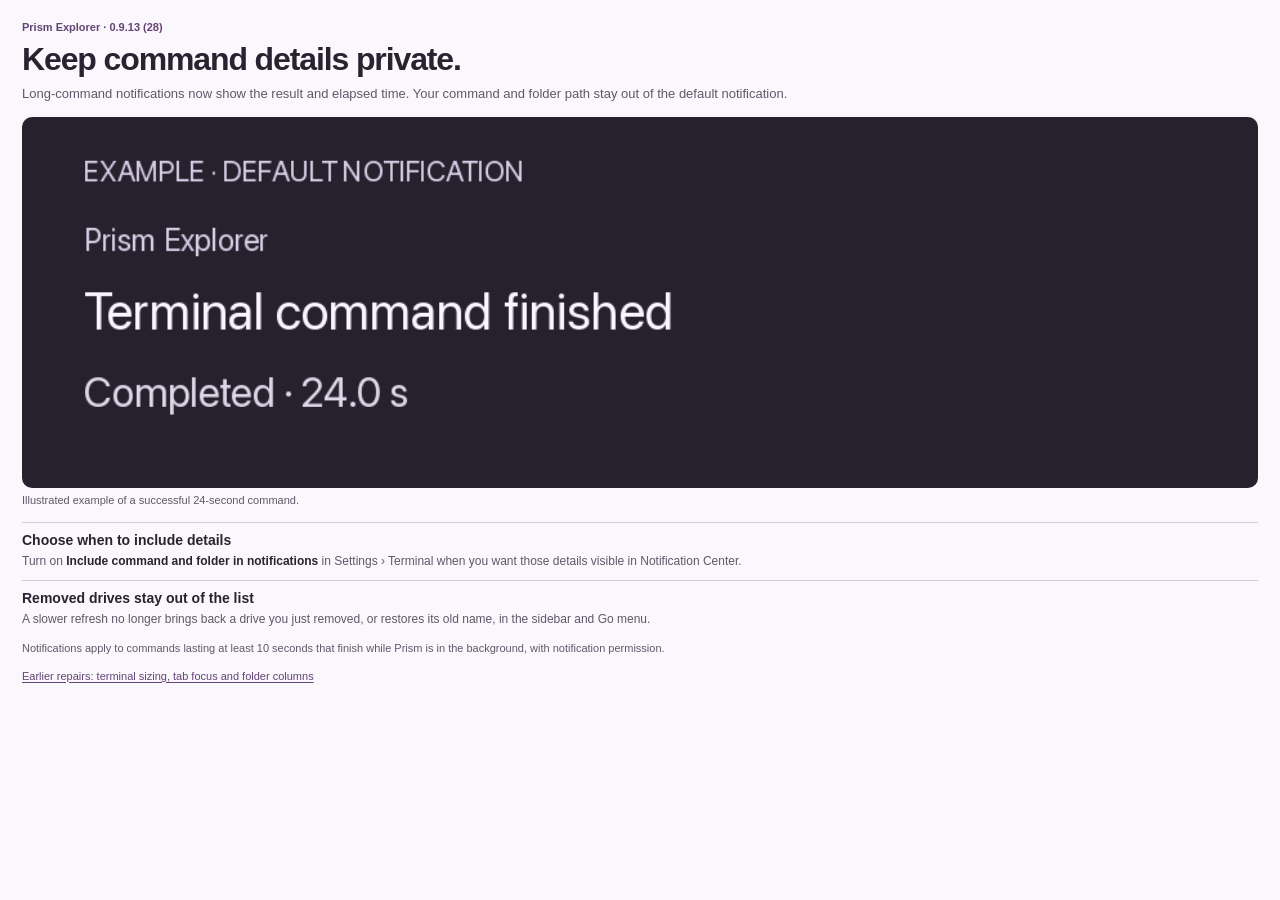
<file: updates/release-0.9.13.html>
<!doctype html>
<html lang="en">
<head>
<meta charset="utf-8">
<meta name="viewport" content="width=device-width,initial-scale=1">
<meta http-equiv="Content-Security-Policy" content="default-src 'none'; style-src 'unsafe-inline'; img-src data:">
<title>Prism Explorer 0.9.13 · Private notifications and current drives</title>
<style>
:root{color-scheme:light dark;--paper:#faf8fc;--ink:#282330;--muted:#60576a;--line:#d3cadc;--link:#644375}
*{box-sizing:border-box}body{margin:0;padding:18px 22px 20px;background:var(--paper);color:var(--ink);font:13px/1.45 -apple-system,BlinkMacSystemFont,sans-serif}
header small{font-size:11px;font-weight:650;color:var(--link)}h1{font-size:clamp(23px,5.7vw,32px);line-height:1.08;letter-spacing:-.035em;margin:5px 0 9px}p{margin:0;color:var(--muted)}.lead{margin-bottom:13px}
figure{margin:0 0 13px}figure img{display:block;width:100%;height:auto;border-radius:10px}figcaption{font-size:11px;color:var(--muted);margin-top:5px}
article{border-top:1px solid var(--line);padding-top:9px;margin-top:9px}h2{font-size:14px;line-height:1.25;margin:0 0 4px}article p{font-size:12px}strong{font-weight:650;color:var(--ink)}.foot{font-size:11px;margin-top:12px}a{color:var(--link);text-underline-offset:.18em}a:focus-visible{outline:2px solid currentColor;outline-offset:3px;border-radius:2px}
@media(max-width:345px){body{padding:13px}h1{font-size:25px}}
@media(prefers-color-scheme:dark){:root{--paper:#211e27;--ink:#f7f1fb;--muted:#d0c5d9;--line:#574b62;--link:#ddc3ef}}
</style>
</head>
<body>
<header><small>Prism Explorer · 0.9.13 (28)</small><h1>Keep command details private.</h1></header>
<p class="lead">Long-command notifications now show the result and elapsed time. Your command and folder path stay out of the default notification.</p>
<figure><img width="480" height="144" src="[data-uri]" alt="Example notification: Terminal command finished. Completed · 24.0 s."><figcaption>Illustrated example of a successful 24-second command.</figcaption></figure>
<article><h2>Choose when to include details</h2><p>Turn on <strong>Include command and folder in notifications</strong> in Settings › Terminal when you want those details visible in Notification Center.</p></article>
<article><h2>Removed drives stay out of the list</h2><p>A slower refresh no longer brings back a drive you just removed, or restores its old name, in the sidebar and Go menu.</p></article>
<p class="foot">Notifications apply to commands lasting at least 10 seconds that finish while Prism is in the background, with notification permission.</p>
<p class="foot"><a href="https://prism.rxdn.dev/updates/release-0.9.12.html">Earlier repairs: terminal sizing, tab focus and folder columns</a></p>
</body>
</html>
</file>
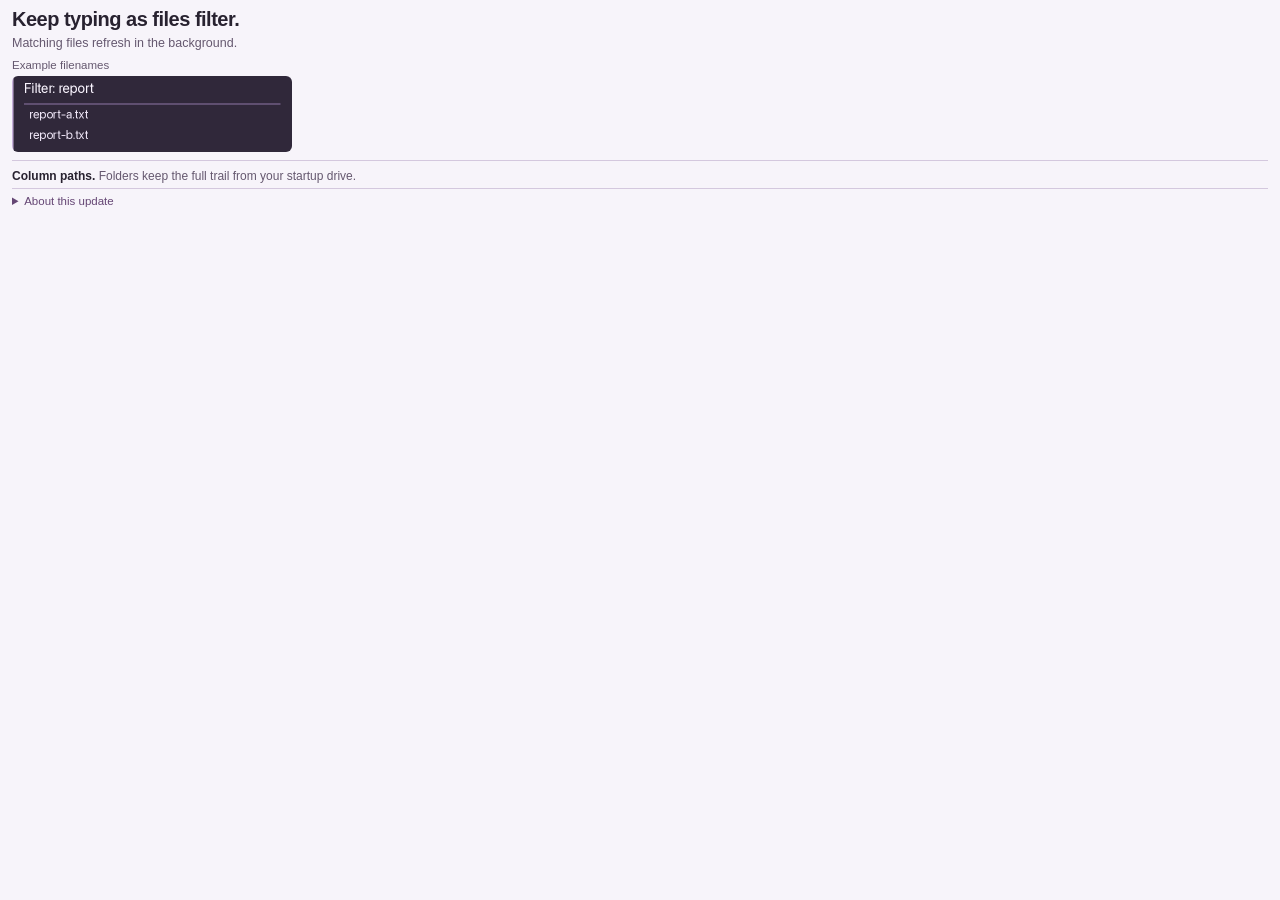
<file: updates/release-0.9.14.html>
<!doctype html>
<html lang="en"><head><meta charset="utf-8"><meta name="viewport" content="width=device-width,initial-scale=1">
<meta http-equiv="Content-Security-Policy" content="default-src 'none'; style-src 'unsafe-inline'; img-src data:">
<title>Prism Explorer 0.9.14 · Large-folder filtering</title>
<style>
:root{color-scheme:light dark;--paper:#f7f4fa;--ink:#282230;--muted:#65586f;--line:#d4c8de;--accent:#654674}*{box-sizing:border-box}html,body{margin:0}body{padding:8px 12px 12px;background:var(--paper);color:var(--ink);font:12.5px/17px -apple-system,BlinkMacSystemFont,sans-serif}h1{font-size:20px;line-height:23px;letter-spacing:-.025em;margin:0;font-weight:650}.lead{margin:4px 0 0;color:var(--muted)}figure{margin:6px 0 0}figcaption{font-size:11.5px;line-height:15px;color:var(--muted);margin:0 0 3px}img{display:block;width:min(100%,280px);height:auto;border-radius:6px}aside{border-top:1px solid var(--line);margin-top:8px;padding-top:7px;font-size:12px;line-height:16px}aside h2{display:inline;font:650 12px/16px -apple-system,BlinkMacSystemFont,sans-serif;margin:0}aside p{display:inline;margin:0;color:var(--muted)}details{margin-top:4px;border-top:1px solid var(--line);padding-top:4px;color:var(--muted)}summary{font-size:11.5px;line-height:17px;color:var(--accent);cursor:pointer}details p{margin:7px 0 0}a{color:var(--accent);text-underline-offset:.18em}a:focus-visible,summary:focus-visible{outline:2px solid currentColor;outline-offset:2px}strong{font-weight:650;color:var(--ink)}@media(prefers-color-scheme:dark){:root{--paper:#24202c;--ink:#f4eef8;--muted:#d0c3d9;--line:#5c4f67;--accent:#dfc6f0}}
</style></head><body>
<section id="first-screen" aria-labelledby="benefit"><h1 id="benefit">Keep typing as files filter.</h1>
<p class="lead" id="primary-copy">Matching files refresh in the background.</p>
<figure id="evidence"><figcaption>Example filenames</figcaption><img id="example" width="280" height="76" src="[data-uri]" alt="Illustrated example: the filter report shows report-a.txt and report-b.txt. Representative names, not a benchmark."></figure>
<aside id="secondary"><h2>Column paths.</h2> <p>Folders keep the full trail from your startup drive.</p></aside></section>
<details><summary>About this update</summary><p>The illustration uses representative filenames. You can keep typing while matching results refresh.</p><p>New folder tabs load their file list without an extra Refresh.</p><p>Direct builds also use Prism’s public update feed by default.</p><p><a href="https://prism.rxdn.dev/updates/release-0.9.12.html">Earlier terminal, focus and column repairs</a></p></details>
</body></html>
</file>
<file: site.css>
@font-face {
  font-family: Bricolage;
  src: url(fonts/bricolage-latin.woff2) format("woff2");
  font-weight: 400 800;
  font-display: swap;
}
:root {
  --ink: #25212d;
  --paper: #f4f1f7;
  --dust: #d9d0e9;
  --violet: #514360;
  --night: #23202c;
  --line: #c8c1d0;
  --body: system-ui, -apple-system, BlinkMacSystemFont, sans-serif;
  --display: Bricolage, var(--body);
  font-family: var(--body);
  color: var(--ink);
  background: var(--paper);
  font-synthesis: none;
}
* {
  box-sizing: border-box;
}
body,
figure,
p,
h1,
h2 {
  margin: 0;
}
html {
  scroll-behavior: smooth;
  scroll-padding-top: 1.5rem;
}
a {
  color: inherit;
  text-underline-offset: 0.24em;
}
a:focus-visible,
video:focus-visible {
  outline: 3px solid #ad5c24;
  outline-offset: 4px;
}
.shell {
  width: min(1180px, calc(100% - 80px));
  margin-inline: auto;
}
.skip {
  position: absolute;
  z-index: 5;
  left: 1rem;
  top: -5rem;
  background: white;
  padding: 0.65rem;
}
.skip:focus {
  top: 1rem;
}
.mast {
  background: var(--night);
  color: var(--paper);
}
.mast > .shell {
  height: 72px;
  display: flex;
  align-items: center;
  justify-content: space-between;
  border-bottom: 1px solid #464050;
}
.mast a,
.tabs a,
.primary {
  text-decoration: none;
}
.brand {
  display: flex;
  align-items: center;
  gap: 9px;
  font: 680 20px var(--display);
  letter-spacing: -0.035em;
}
.brand img {
  width: 37px;
  height: 37px;
}
.mast nav {
  display: flex;
  gap: 28px;
  font-size: 14px;
}
.mast nav a {
  display: inline-flex;
  align-items: center;
  min-height: 44px;
}
.mast nav a:hover,
.footer-links a:hover,
.quiet:hover {
  text-decoration: underline;
}
.hero {
  background: var(--night);
  color: var(--paper);
  overflow: hidden;
}
.hero-grid {
  display: grid;
  grid-template-columns: 1.45fr 0.8fr;
  align-items: center;
  gap: 25px;
  padding-block: clamp(28px, 4vw, 57px) clamp(38px, 5vw, 72px);
}
.hero-copy {
  position: relative;
  z-index: 1;
}
.hero h1 {
  font: 650 clamp(60px, 8.1vw, 118px) / 0.87 var(--display);
  letter-spacing: -0.038em;
  word-spacing: 0.025em;
}
.hero p,
.story p,
.identity p,
.download p {
  font-size: clamp(16px, 1.5vw, 19px);
  line-height: 1.5;
  max-width: 51ch;
}
.hero p {
  color: #ddd7e7;
  margin-top: 23px;
  max-width: 49ch;
}
.actions {
  display: flex;
  align-items: center;
  gap: 24px;
  margin-top: 27px;
  flex-wrap: wrap;
}
.primary {
  display: inline-flex;
  gap: 17px;
  justify-content: center;
  align-items: center;
  min-height: 45px;
  padding: 11px 19px;
  background: var(--dust);
  color: var(--night);
  border-radius: 7px;
  font-weight: 650;
  font-size: 15px;
}
.primary:hover {
  background: #ebdffc;
}
.quiet {
  color: #ebe5f3;
  font-size: 14px;
}
.hero-art {
  display: grid;
  place-items: center;
  isolation: isolate;
  position: relative;
}
.hero-art:before {
  content: "";
  position: absolute;
  inset: 0 -10%;
  z-index: -1;
  background: radial-gradient(ellipse closest-side, #71608488, transparent);
}
.hero-art img {
  display: block;
  width: min(100%, 370px);
  height: auto;
  filter: drop-shadow(0 15px 30px #100c1666);
}
.workspace {
  padding-top: 40px;
}
.tour-head {
  display: flex;
  align-items: center;
  justify-content: space-between;
  gap: 20px;
  margin-bottom: 18px;
}
h2 {
  font: 600 clamp(30px, 3.6vw, 50px) / 1.06 var(--display);
  letter-spacing: -0.035em;
}
.tour-head h2 {
  font-size: clamp(24px, 2.6vw, 38px);
}
.tabs {
  display: flex;
  gap: 3px;
  align-items: center;
  padding: 3px;
  border: 1px solid var(--line);
  border-radius: 8px;
}
.tabs a {
  display: inline-flex;
  min-height: 34px;
  align-items: center;
  justify-content: center;
  padding: 5px 13px;
  font-weight: 550;
  font-size: 14px;
  border-radius: 5px;
}
.tabs a[aria-current="true"] {
  background: var(--night);
  color: var(--paper);
}
.tabs a:hover:not([aria-current="true"]) {
  background: #e4dfeb;
}
.workspace-shot {
  background: #e4ddeb;
  border: 1px solid var(--line);
  border-radius: 12px;
  overflow: hidden;
}
.workspace-shot > a {
  display: block;
  padding: clamp(10px, 2.9vw, 38px);
  padding-bottom: 0;
}
.workspace-shot picture {
  display: block;
}
.detail-note {
  display: none;
}
.workspace-shot img {
  width: 100%;
  height: auto;
  display: block;
  border-radius: 6px 6px 0 0;
  box-shadow: 0 1px 15px #21193035;
}
.workspace-shot figcaption {
  background: var(--paper);
  border-top: 1px solid var(--line);
  padding: 13px 20px;
  display: flex;
  align-items: center;
  justify-content: space-between;
  gap: 16px;
  font-size: 14px;
  line-height: 1.4;
}
.workspace-shot figcaption a {
  white-space: nowrap;
}
.workspace-shot figcaption > span {
  min-width: 0;
}
.story {
  display: grid;
  grid-template-columns: 1fr 1.4fr;
  gap: 7%;
  align-items: center;
  padding-block: clamp(55px, 7vw, 98px);
}
.story p,
.identity p,
.download p {
  margin-top: 14px;
}
.story video {
  width: 100%;
  height: auto;
  background: var(--night);
  border-radius: 10px;
}
.identity {
  background: #e4deed;
}
.identity-row {
  display: flex;
  justify-content: space-between;
  align-items: center;
  gap: 35px;
  padding-block: 42px;
}
.identity p {
  max-width: 43ch;
}
.marks {
  display: flex;
  gap: 20px;
  color: var(--violet);
  text-align: center;
  font-size: 13px;
}
.marks img {
  display: block;
  width: clamp(68px, 8vw, 103px);
  height: auto;
}
.download {
  display: grid;
  grid-template-columns: 1.5fr 0.7fr;
  align-items: center;
  gap: 0 48px;
  padding-block: 60px;
}
.download .note {
  font-size: 14px;
  color: var(--violet);
  max-width: 65ch;
}
.cta-stack {
  display: grid;
  justify-content: center;
  justify-items: center;
  gap: 13px;
  font-size: 14px;
}
.download .primary {
  background: var(--night);
  color: white;
}
.download .primary:hover {
  background: var(--violet);
}
.download .already {
  grid-column: 1/-1;
  border-top: 1px solid var(--line);
  padding-top: 16px;
  margin-top: 30px;
  max-width: none;
  font-size: 14px;
}
footer {
  background: var(--night);
  color: var(--paper);
}
footer > .shell {
  display: flex;
  justify-content: space-between;
  align-items: center;
  gap: 32px;
  padding-block: 32px;
}
footer p {
  color: #d7cfe1;
  font-size: 13px;
  margin-top: 6px;
}
.footer-links {
  display: flex;
  gap: 18px;
  flex-wrap: wrap;
  font-size: 14px;
}
.text-page {
  max-width: 720px;
  padding-block: 64px;
}
.text-page h1 {
  font: 650 clamp(38px, 6vw, 66px) / 1 var(--display);
  letter-spacing: -0.06em;
}
.text-page h2 {
  font-size: 25px;
  margin-top: 30px;
}
.text-page p {
  margin-top: 13px;
  line-height: 1.65;
}
@media (max-width: 780px) {
  .shell {
    width: calc(100% - 36px);
  }
  .mast > .shell {
    height: 58px;
  }
  .hero-grid {
    grid-template-columns: 1.5fr 0.6fr;
    gap: 6px;
  }
  .hero h1 {
    font-size: clamp(52px, 10vw, 81px);
  }
  .hero-art img {
    width: 115%;
  }
  .tour-head,
  .identity-row,
  footer > .shell {
    align-items: flex-start;
    flex-direction: column;
    gap: 15px;
  }
  .story {
    grid-template-columns: 1fr;
    gap: 24px;
  }
  .story h2 br {
    display: none;
  }
  .download {
    grid-template-columns: 1fr;
    gap: 18px;
  }
  .cta-stack {
    justify-content: start;
    justify-items: start;
  }
  .download .already {
    margin-top: 6px;
  }
  .marks {
    gap: 16px;
  }
  .identity-row {
    gap: 13px;
  }
}
@media (max-width: 600px) {
  .detail-note {
    display: flex;
    flex-wrap: wrap;
    justify-content: space-between;
    gap: 3px 12px;
    padding: 11px 12px 7px;
    font-size: 11px;
    line-height: 1.4;
    color: var(--violet);
  }
  .detail-note > :first-child {
    color: var(--ink);
    font-size: 13px;
    font-weight: 650;
  }
  .workspace-shot > a {
    padding: 5px 5px 0;
  }
  .workspace-shot img {
    border-radius: 5px 5px 0 0;
  }
}
@media (max-width: 500px) {
  .hero-grid {
    position: relative;
    display: block;
    padding-block: 32px;
  }
  .hero-art {
    position: absolute;
    width: 92px;
    right: -12px;
    top: 15px;
  }
  .hero-art img {
    width: 100%;
  }
  .hero h1 {
    font-size: clamp(49px, 12.4vw, 61px);
    max-width: 79%;
  }
  .hero p {
    font-size: 16px;
  }
  .mast nav {
    gap: clamp(9px, 2.8vw, 14px);
    font-size: 13px;
  }
  .brand {
    font-size: clamp(15px, 4.4vw, 17px);
    gap: 6px;
  }
  .brand img {
    width: 26px;
    height: 26px;
  }
  .actions {
    gap: 16px;
  }
  .workspace {
    padding-top: 26px;
  }
  .tabs {
    width: 100%;
  }
  .tabs a {
    flex: 1;
    padding: 5px 6px;
  }
  .tour-head {
    gap: 12px;
  }
  .workspace-shot figcaption {
    font-size: 12px;
    padding: 10px;
    align-items: flex-start;
  }
  .story,
  .download {
    padding-block: 38px;
  }
  .identity-row {
    padding-block: 28px;
  }
  .identity p,
  .story p,
  .download p {
    font-size: 16px;
  }
  .workspace-shot > a {
    padding: 5px 5px 0;
  }
  .footer-links {
    gap: 12px;
  }
}
@media (prefers-reduced-motion: reduce) {
  html {
    scroll-behavior: auto;
  }
}
@media (prefers-contrast: more) {
  :root {
    --line: #686070;
  }
  .quiet,
  .note,
  footer p {
    color: inherit;
  }
}
</file>
